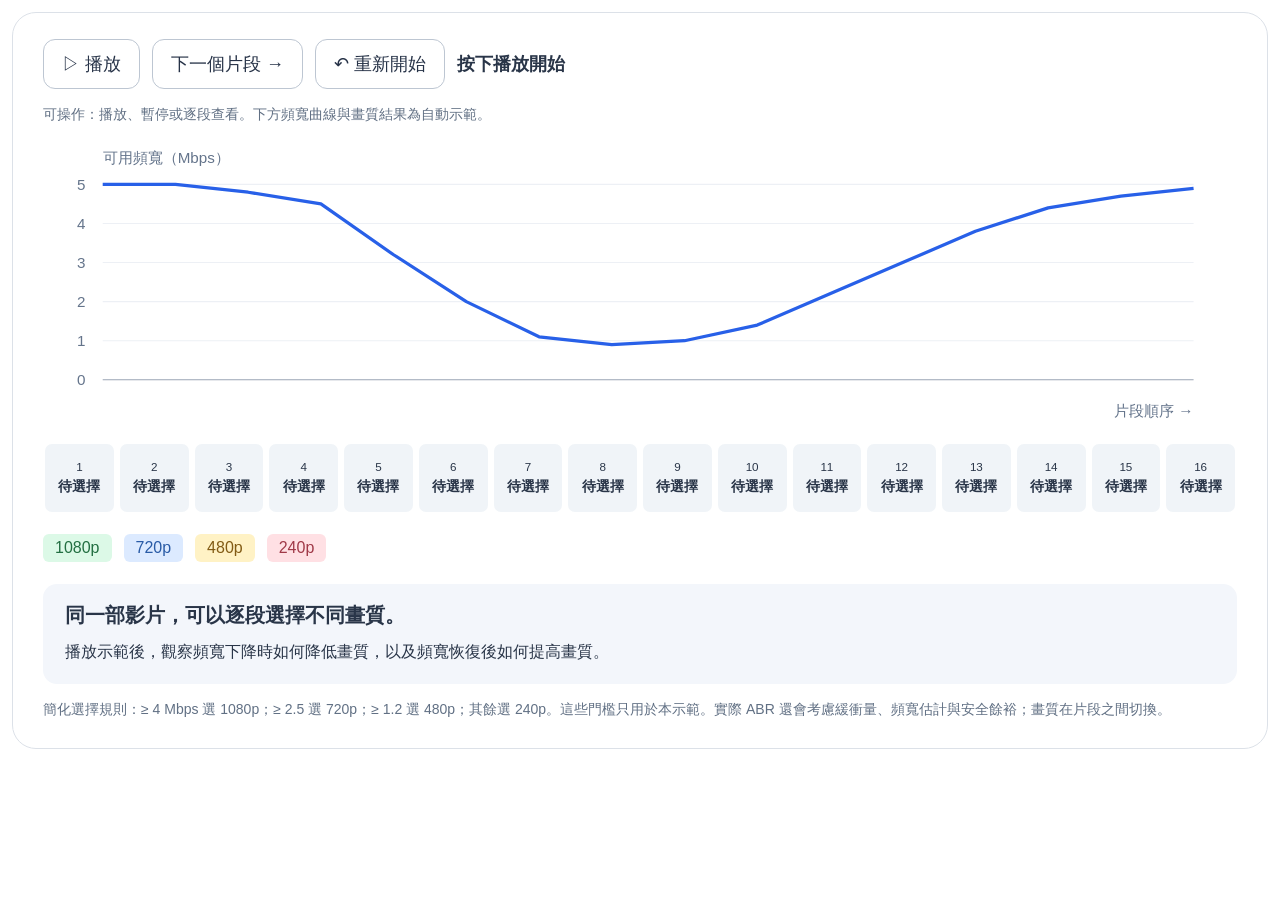
<file: adaptive-bitrate/index.html>
<!doctype html>
<html lang="zh-Hant">
<head>
<meta charset="utf-8"><meta name="viewport" content="width=device-width, initial-scale=1">
<title>自適應位元率串流示範</title>
<link rel="stylesheet" href="./style.css?v=1"><script src="./script.js?v=1" defer></script>
</head>
<body><main class="tool">
<div class="controls"><button id="play">▷ 播放</button><button id="next">下一個片段 →</button><button id="reset">↶ 重新開始</button><span id="status" role="status">按下播放開始</span></div>
<p class="hint">可操作：播放、暫停或逐段查看。下方頻寬曲線與畫質結果為自動示範。</p>
<div class="chart"><svg id="chart" viewBox="0 0 1100 265" role="img" aria-labelledby="chartTitle chartDesc"><title id="chartTitle">可用頻寬隨片段變化</title><desc id="chartDesc">頻寬先從 5 Mbps 下降至 0.9 Mbps，再恢復至 4.9 Mbps。播放器依頻寬選擇畫質。</desc><g id="grid"></g><polyline id="line" fill="none" stroke="#2860e8" stroke-width="3" stroke-linejoin="round"></polyline><line id="cursor" y1="25" y2="220" stroke="#768397" stroke-width="1.5" visibility="hidden"></line><circle id="dot" r="6" fill="#2860e8" visibility="hidden"></circle></svg></div>
<div class="scroll"><section id="segments" class="segments" aria-label="各片段選擇的畫質"></section></div>
<div class="legend" aria-label="畫質圖例"><span class="q1080">1080p</span><span class="q720">720p</span><span class="q480">480p</span><span class="q240">240p</span></div>
<div class="insight" aria-live="polite"><strong id="decision">同一部影片，可以逐段選擇不同畫質。</strong><p id="reason">播放示範後，觀察頻寬下降時如何降低畫質，以及頻寬恢復後如何提高畫質。</p></div>
<p class="note">簡化選擇規則：≥ 4 Mbps 選 1080p；≥ 2.5 選 720p；≥ 1.2 選 480p；其餘選 240p。這些門檻只用於本示範。實際 ABR 還會考慮緩衝量、頻寬估計與安全餘裕；畫質在片段之間切換。</p>
</main></body></html>
</file>
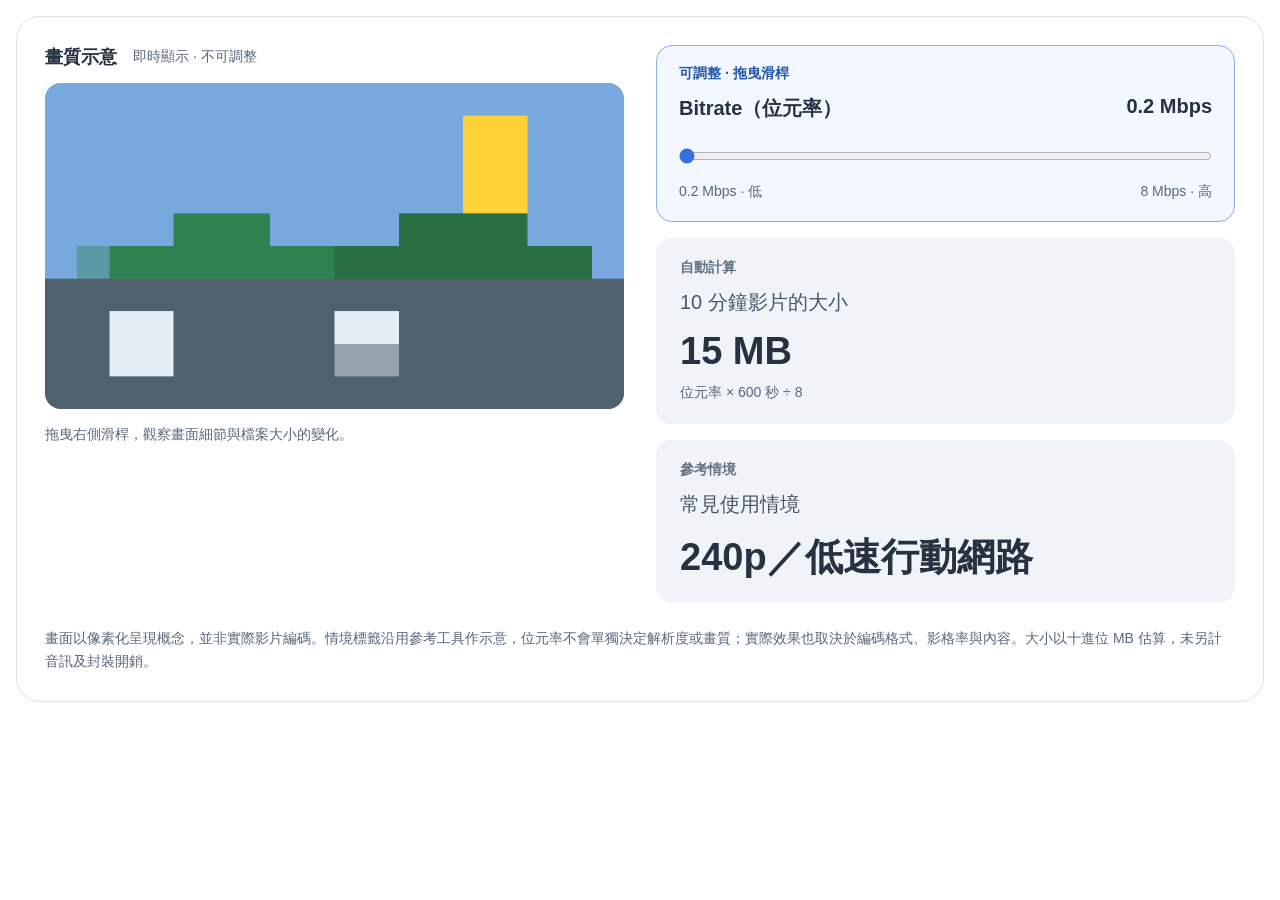
<file: bitrate-visualizer/index.html>
<!doctype html>
<html lang="zh-Hant">
<head>
  <meta charset="utf-8">
  <meta name="viewport" content="width=device-width, initial-scale=1">
  <title>位元率與畫質模擬器</title>
  <link rel="stylesheet" href="./style.css?v=1">
  <script src="./script.js?v=1" defer></script>
</head>
<body>
  <main class="tool">
    <section class="preview" aria-label="畫質示意，僅供觀察">
      <div class="section-label">畫質示意 <span>即時顯示 · 不可調整</span></div>
      <canvas id="scene" width="960" height="540" role="img" aria-label="風景畫面的像素化示意；位元率越低，方塊越明顯。"></canvas>
      <p class="note">拖曳右側滑桿，觀察畫面細節與檔案大小的變化。</p>
    </section>
    <section class="settings" aria-label="位元率設定與估算結果">
      <div class="control">
        <span class="badge">可調整 · 拖曳滑桿</span>
        <div class="control-heading"><label for="bitrate">Bitrate（位元率）</label><output id="rate" for="bitrate">0.2 Mbps</output></div>
        <input id="bitrate" type="range" min="0.2" max="8" step="0.1" value="0.2" aria-describedby="rangeHint">
        <div id="rangeHint" class="range-labels"><span>0.2 Mbps · 低</span><span>8 Mbps · 高</span></div>
      </div>
      <article class="card"><span class="badge neutral">自動計算</span><h2>10 分鐘影片的大小</h2><output id="size" for="bitrate">15 MB</output><p>位元率 × 600 秒 ÷ 8</p></article>
      <article class="card"><span class="badge neutral">參考情境</span><h2>常見使用情境</h2><output id="usage" for="bitrate">240p／低速行動網路</output></article>
    </section>
    <p class="footnote">畫面以像素化呈現概念，並非實際影片編碼。情境標籤沿用參考工具作示意，位元率不會單獨決定解析度或畫質；實際效果也取決於編碼格式、影格率與內容。大小以十進位 MB 估算，未另計音訊及封裝開銷。</p>
  </main>
</body>
</html>
</file>
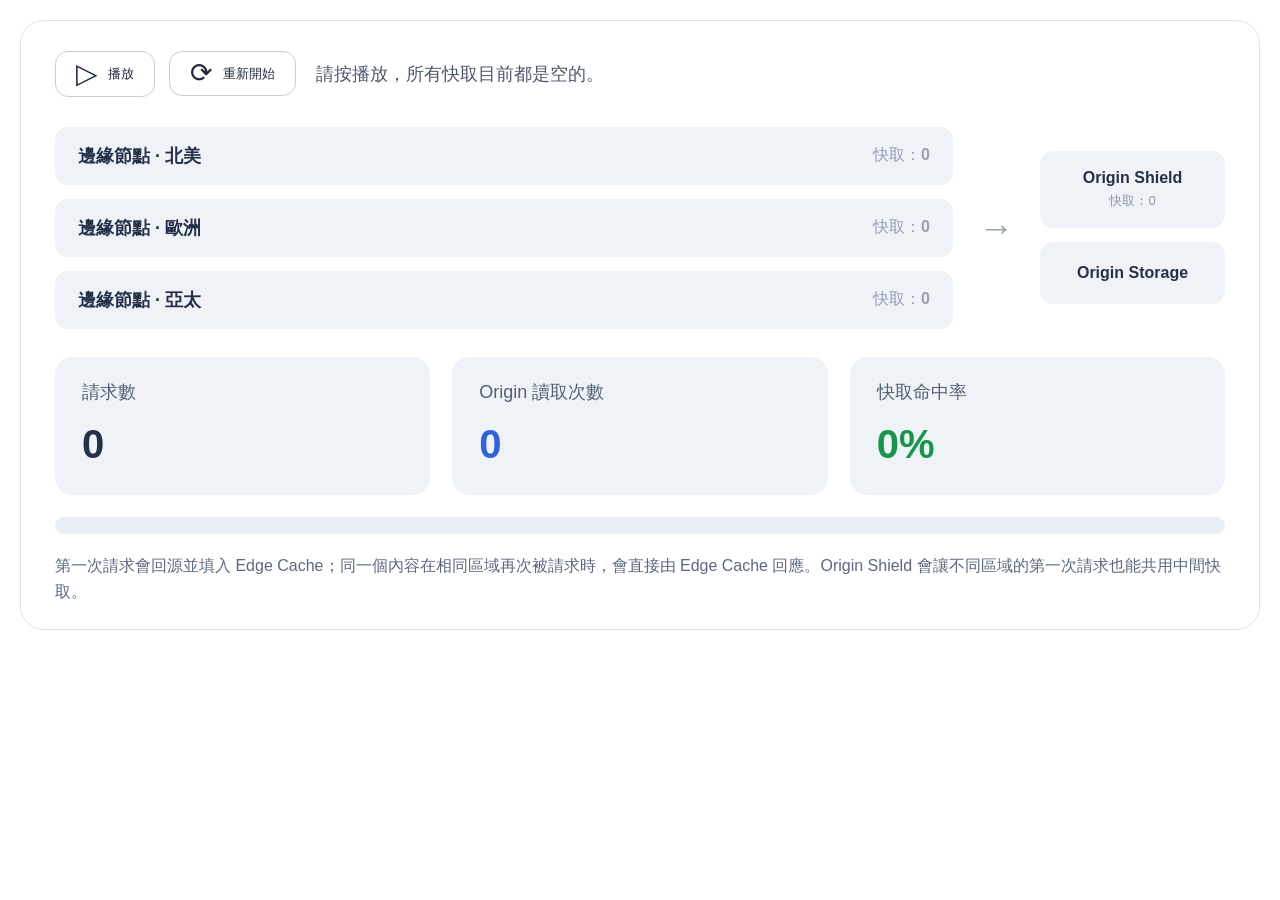
<file: cdn-cache-flow/index.html>
<!doctype html>
<html lang="zh-Hant">
<head>
  <meta charset="utf-8">
  <meta name="viewport" content="width=device-width,initial-scale=1">
  <title>CDN 快取流程模擬器</title>
  <link rel="stylesheet" href="./style.css?v=1">
  <script src="./script.js?v=1" defer></script>
</head>
<body>
  <main class="tool">
    <div class="controls">
      <button id="play" type="button"><span class="play-icon">▷</span><span>播放</span></button>
      <button id="restart" class="secondary" type="button"><span class="restart-icon">⟳</span><span>重新開始</span></button>
      <p id="status" aria-live="polite">請按播放，所有快取目前都是空的。</p>
    </div>

    <section class="flow" aria-label="CDN 快取請求流程">
      <div class="edges">
        <article class="edge" data-region="NA"><div><strong>邊緣節點 · 北美</strong><span>快取：<b>0</b></span></div><p>等待請求</p></article>
        <article class="edge" data-region="EU"><div><strong>邊緣節點 · 歐洲</strong><span>快取：<b>0</b></span></div><p>等待請求</p></article>
        <article class="edge" data-region="APAC"><div><strong>邊緣節點 · 亞太</strong><span>快取：<b>0</b></span></div><p>等待請求</p></article>
      </div>
      <div class="arrow" aria-hidden="true">→</div>
      <div class="origins">
        <div id="shield" class="origin">Origin Shield <span>快取：0</span></div>
        <div id="storage" class="origin storage">Origin Storage</div>
      </div>
    </section>

    <section class="metrics" aria-label="統計數字">
      <article><p>請求數</p><strong id="requests">0</strong></article>
      <article><p>Origin 讀取次數</p><strong id="originReads" class="blue">0</strong></article>
      <article><p>快取命中率</p><strong id="hitRate" class="green">0%</strong></article>
    </section>

    <div class="progress"><span id="progressFill"></span></div>
    <p class="explain">第一次請求會回源並填入 Edge Cache；同一個內容在相同區域再次被請求時，會直接由 Edge Cache 回應。Origin Shield 會讓不同區域的第一次請求也能共用中間快取。</p>
  </main>
</body>
</html>
</file>
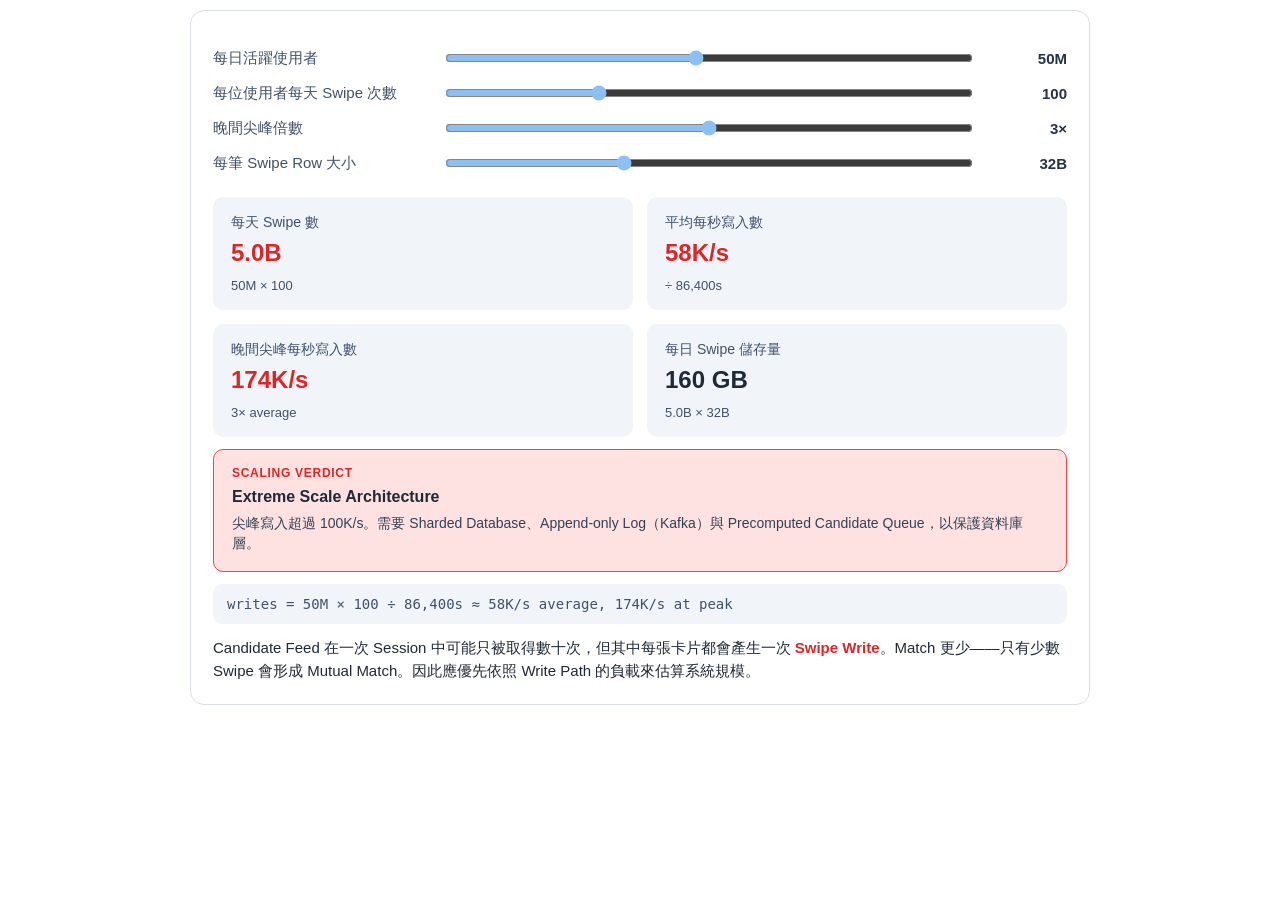
<file: dating-swipe-estimator/index.html>
<!doctype html>
<html lang="zh-Hant">
<head>
  <meta charset="utf-8" />
  <meta name="viewport" content="width=device-width, initial-scale=1" />
  <title>Dating Swipe Estimator</title>
  <link rel="stylesheet" href="./style.css?v=1" />
  <script src="./script.js?v=1" defer></script>
</head>
<body>
  <main class="estimator">
    <div class="control-row">
      <label for="dau">每日活躍使用者</label>
      <input id="dau" type="range" min="5000000" max="100000000" step="5000000" value="50000000" />
      <span id="dauValue">50M</span>
    </div>

    <div class="control-row">
      <label for="swipes">每位使用者每天 Swipe 次數</label>
      <input id="swipes" type="range" min="20" max="300" step="20" value="100" />
      <span id="swipesValue">100</span>
    </div>

    <div class="control-row">
      <label for="peak">晚間尖峰倍數</label>
      <input id="peak" type="range" min="1" max="5" step="1" value="3" />
      <span id="peakValue">3×</span>
    </div>

    <div class="control-row">
      <label for="bytes">每筆 Swipe Row 大小</label>
      <input id="bytes" type="range" min="16" max="64" step="16" value="32" />
      <span id="bytesValue">32B</span>
    </div>

    <section class="results">
      <article class="result-card">
        <div class="result-title">每天 Swipe 數</div>
        <div id="swipesPerDay" class="result-number red-number">5.0B</div>
        <div id="swipesFormula" class="result-note">50M × 100</div>
      </article>
      <article class="result-card">
        <div class="result-title">平均每秒寫入數</div>
        <div id="avgWrites" class="result-number red-number">58K/s</div>
        <div class="result-note">÷ 86,400s</div>
      </article>
      <article class="result-card">
        <div class="result-title">晚間尖峰每秒寫入數</div>
        <div id="peakWrites" class="result-number red-number">174K/s</div>
        <div id="peakFormula" class="result-note">3× average</div>
      </article>
      <article class="result-card">
        <div class="result-title">每日 Swipe 儲存量</div>
        <div id="storage" class="result-number">160 GB</div>
        <div id="storageFormula" class="result-note">5.0B × 32B</div>
      </article>
    </section>

    <section id="verdict" class="verdict verdict-extreme">
      <div class="verdict-label">SCALING VERDICT</div>
      <div id="verdictTitle" class="verdict-title">Extreme Scale Architecture</div>
      <div id="verdictText" class="verdict-text">尖峰寫入超過 100K/s。需要 Sharded Database、Append-only Log（Kafka）與 Precomputed Candidate Queue，以保護資料庫層。</div>
    </section>

    <div id="formula" class="formula">writes = 50M × 100 ÷ 86,400s ≈ 58K/s average, 174K/s at peak</div>

    <p class="explanation">Candidate Feed 在一次 Session 中可能只被取得數十次，但其中每張卡片都會產生一次 <strong>Swipe Write</strong>。Match 更少——只有少數 Swipe 會形成 Mutual Match。因此應優先依照 Write Path 的負載來估算系統規模。</p>
  </main>
</body>
</html>
</file>
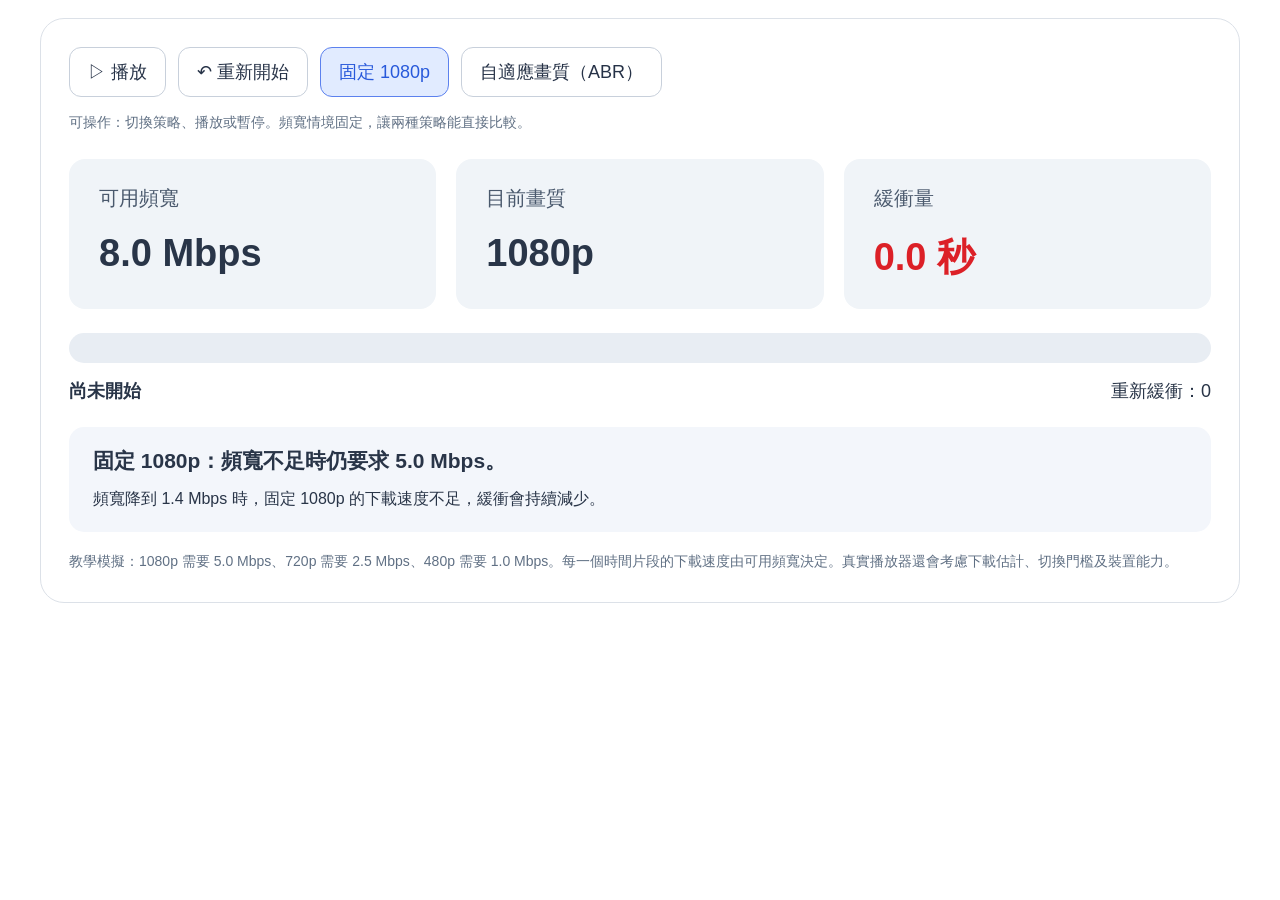
<file: fixed-vs-abr/index.html>
<!doctype html>
<html lang="zh-Hant">
<head><meta charset="utf-8"><meta name="viewport" content="width=device-width, initial-scale=1"><title>固定畫質與 ABR 比較</title><link rel="stylesheet" href="./style.css?v=1"><script src="./script.js?v=1" defer></script></head>
<body><main class="tool">
  <div class="controls"><button id="play">▷ 播放</button><button id="restart">↶ 重新開始</button><button class="mode active" data-mode="fixed">固定 1080p</button><button class="mode" data-mode="abr">自適應畫質（ABR）</button></div>
  <p class="hint">可操作：切換策略、播放或暫停。頻寬情境固定，讓兩種策略能直接比較。</p>
  <section class="metrics" aria-label="即時狀態（僅供觀察）"><article><span>可用頻寬</span><strong id="bandwidth">8.0 Mbps</strong></article><article><span>目前畫質</span><strong id="quality">1080p</strong></article><article><span>緩衝量</span><strong id="buffer" class="low">0.0 秒</strong></article></section>
  <div class="buffer-track" aria-label="緩衝進度"><div id="bufferBar"></div></div>
  <div class="status-row"><strong id="status">尚未開始</strong><span id="rebuffers">重新緩衝：0</span></div>
  <section class="explanation" aria-live="polite"><strong id="title">固定畫質會持續要求 1080p 的下載速度。</strong><p id="reason">播放後，頻寬會從 8.0 Mbps 降到 1.4 Mbps，再恢復至 8.0 Mbps。比較固定畫質與 ABR 對緩衝的影響。</p></section>
  <p class="note">教學模擬：1080p 需要 5.0 Mbps、720p 需要 2.5 Mbps、480p 需要 1.0 Mbps。每一個時間片段的下載速度由可用頻寬決定。真實播放器還會考慮下載估計、切換門檻及裝置能力。</p>
</main></body></html>
</file>
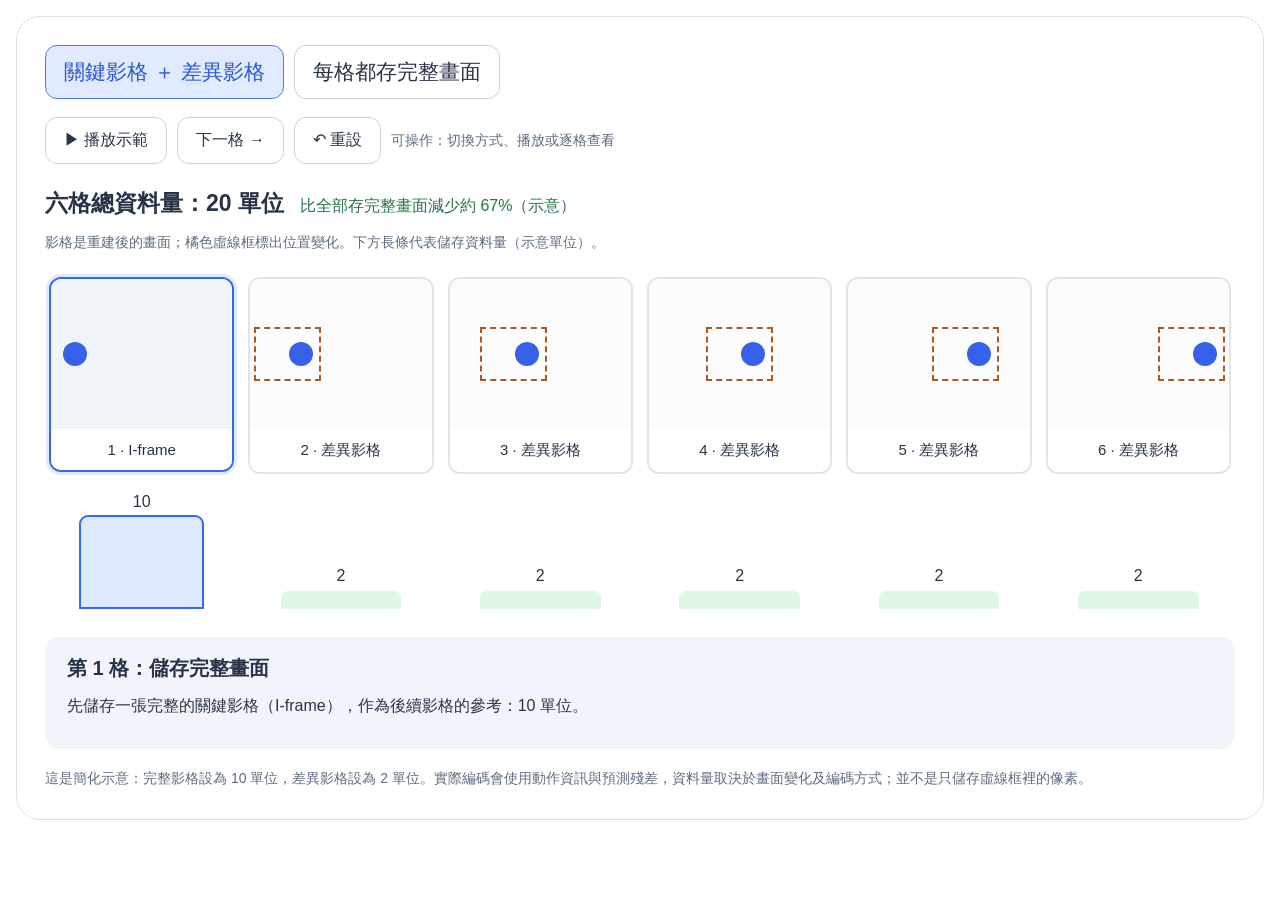
<file: frame-compression/index.html>
<!doctype html>
<html lang="zh-Hant">
<head>
  <meta charset="utf-8"><meta name="viewport" content="width=device-width, initial-scale=1">
  <title>關鍵影格與差異影格</title>
  <link rel="stylesheet" href="./style.css?v=1"><script src="./script.js?v=1" defer></script>
</head>
<body>
<main class="tool">
  <div class="modes" role="group" aria-label="編碼方式">
    <button data-mode="delta" aria-pressed="true">關鍵影格 ＋ 差異影格</button>
    <button data-mode="full" aria-pressed="false">每格都存完整畫面</button>
  </div>
  <div class="controls">
    <button id="play">▶ 播放示範</button><button id="next">下一格 →</button><button id="reset">↶ 重設</button>
    <span>可操作：切換方式、播放或逐格查看</span>
  </div>
  <div class="summary"><strong id="total"></strong><span id="saving"></span></div>
  <p class="legend">影格是重建後的畫面；橘色虛線框標出位置變化。下方長條代表儲存資料量（示意單位）。</p>
  <div class="scroll"><section id="frames" class="frames" aria-label="六個影格與資料量"></section></div>
  <section class="explanation" aria-live="polite"><strong id="stepTitle"></strong><p id="caption"></p></section>
  <p class="note">這是簡化示意：完整影格設為 10 單位，差異影格設為 2 單位。實際編碼會使用動作資訊與預測殘差，資料量取決於畫面變化及編碼方式；並不是只儲存虛線框裡的像素。</p>
</main>
</body>
</html>
</file>
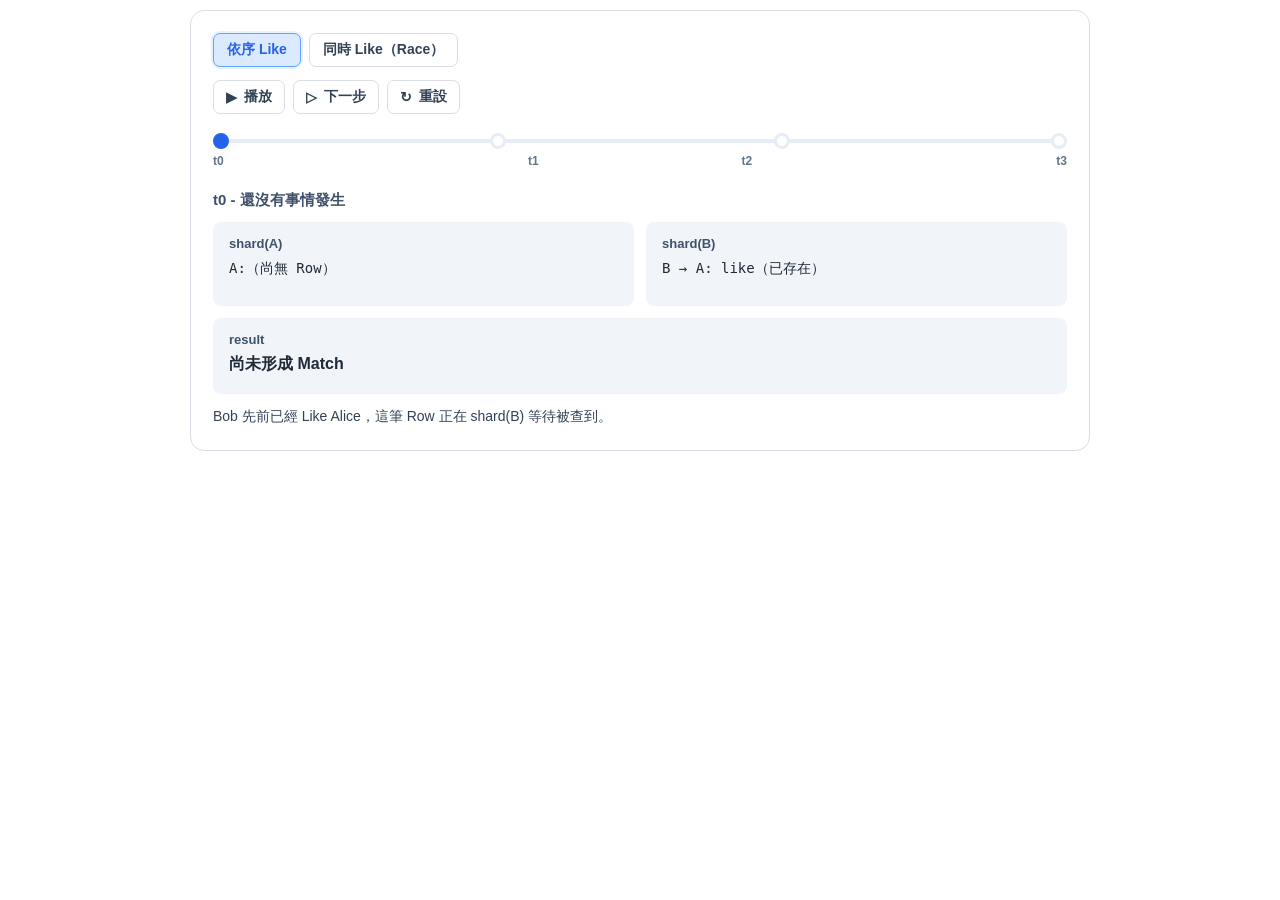
<file: mutual-match-race/index.html>
<!doctype html>
<html lang="zh-Hant">
<head>
  <meta charset="utf-8" />
  <meta name="viewport" content="width=device-width, initial-scale=1" />
  <title>Mutual Match Race Visualizer</title>
  <link rel="stylesheet" href="./style.css?v=1" />
  <script src="./script.js?v=1" defer></script>
</head>
<body>
  <main class="race-tool">
    <div class="scenario-tabs" role="tablist" aria-label="Match race scenarios">
      <button class="tab active" type="button" data-scenario="sequential" role="tab" aria-selected="true">依序 Like</button>
      <button class="tab" type="button" data-scenario="simultaneous" role="tab" aria-selected="false">同時 Like（Race）</button>
    </div>

    <div class="controls" aria-label="Playback controls">
      <button id="play" class="control-button" type="button">
        <span id="playIcon" aria-hidden="true">▶</span>
        <span id="playText">播放</span>
      </button>
      <button id="step" class="control-button" type="button">
        <span aria-hidden="true">▷</span>
        <span>下一步</span>
      </button>
      <button id="reset" class="control-button" type="button">
        <span aria-hidden="true">↻</span>
        <span>重設</span>
      </button>
    </div>

    <section class="timeline" aria-label="Timeline">
      <div id="track" class="track">
        <div id="progress" class="progress"></div>
        <button class="dot active" type="button" data-step="0" aria-label="t0"></button>
        <button class="dot" type="button" data-step="1" aria-label="t1"></button>
        <button class="dot" type="button" data-step="2" aria-label="t2"></button>
        <button class="dot" type="button" data-step="3" aria-label="t3"></button>
      </div>
      <div class="time-labels" aria-hidden="true">
        <span>t0</span>
        <span>t1</span>
        <span>t2</span>
        <span>t3</span>
      </div>
    </section>

    <section class="state">
      <h2 id="stepTitle">t0 - 還沒有事情發生</h2>

      <div class="shards">
        <article id="shardA" class="state-card">
          <div class="card-label">shard(A)</div>
          <pre>A:（尚無 Row）</pre>
        </article>
        <article id="shardB" class="state-card">
          <div class="card-label">shard(B)</div>
          <pre>B → A: like（已存在）</pre>
        </article>
      </div>

      <article id="result" class="result-card neutral">
        <div class="card-label">result</div>
        <strong>尚未形成 Match</strong>
      </article>

      <p id="caption" class="caption">Bob 先前已經 Like Alice，這筆 Row 正在 shard(B) 等待被查到。</p>
    </section>
  </main>
</body>
</html>
</file>
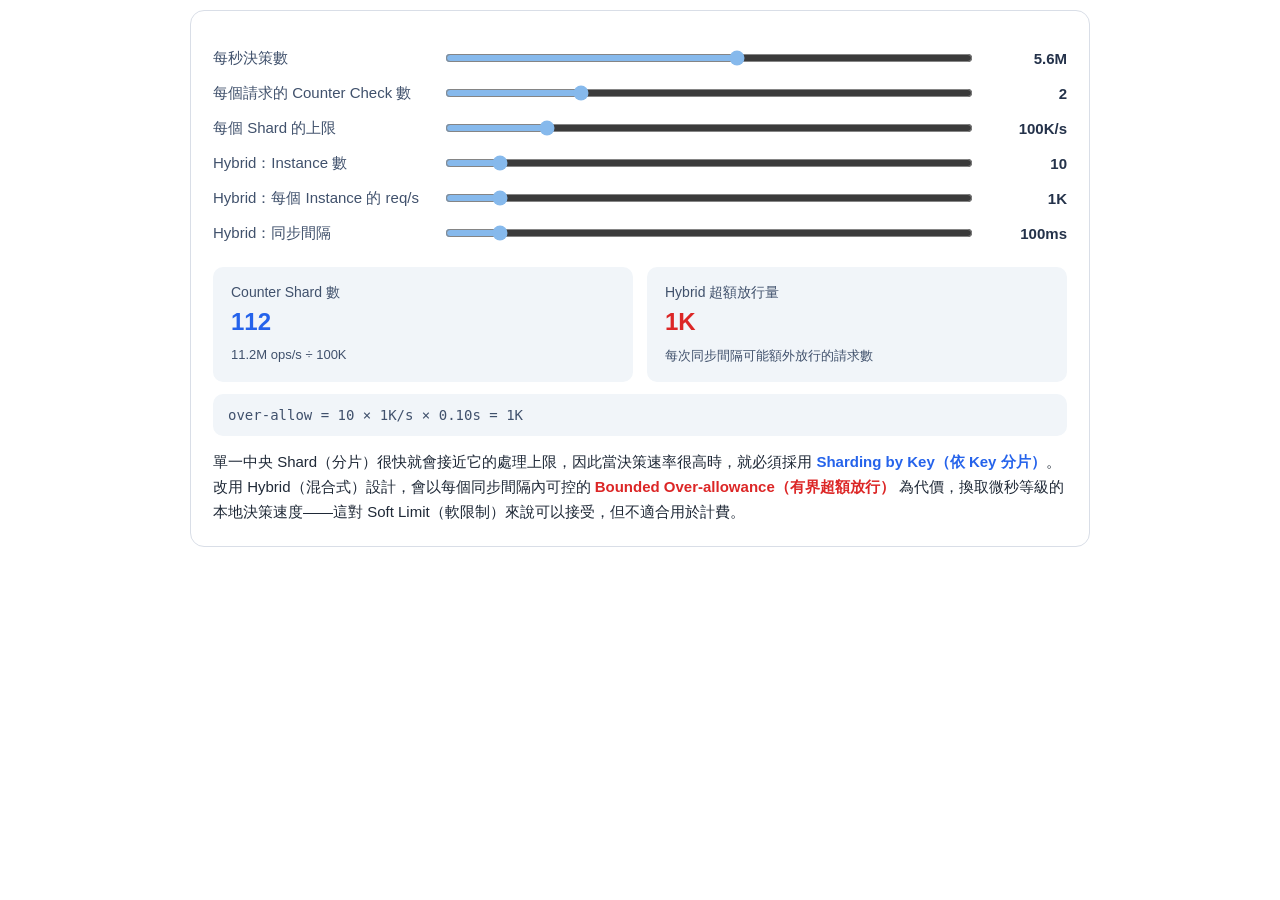
<file: rate-limiter-estimator/index.html>
<!doctype html>
<html lang="zh-Hant">
<head>
  <meta charset="utf-8" />
  <meta name="viewport" content="width=device-width, initial-scale=1" />
  <title>Rate Limiter 容量估算工具</title>
  <link rel="stylesheet" href="./style.css" />
  <script src="./script.js" defer></script>
</head>
<body>
  <main class="estimator">
    <div class="control-row">
      <label for="decisions">每秒決策數</label>
      <input id="decisions" type="range" min="100000" max="10000000" step="100000" value="5600000" />
      <span id="decisionsValue">5.6M</span>
    </div>

    <div class="control-row">
      <label for="checks">每個請求的 Counter Check 數</label>
      <input id="checks" type="range" min="1" max="5" step="1" value="2" />
      <span id="checksValue">2</span>
    </div>

    <div class="control-row">
      <label for="ceiling">每個 Shard 的上限</label>
      <input id="ceiling" type="range" min="10000" max="500000" step="10000" value="100000" />
      <span id="ceilingValue">100K/s</span>
    </div>

    <div class="control-row">
      <label for="instances">Hybrid：Instance 數</label>
      <input id="instances" type="range" min="1" max="100" step="1" value="10" />
      <span id="instancesValue">10</span>
    </div>

    <div class="control-row">
      <label for="reqPerInstance">Hybrid：每個 Instance 的 req/s</label>
      <input id="reqPerInstance" type="range" min="100" max="10000" step="100" value="1000" />
      <span id="reqPerInstanceValue">1K</span>
    </div>

    <div class="control-row">
      <label for="syncInterval">Hybrid：同步間隔</label>
      <input id="syncInterval" type="range" min="10" max="1000" step="10" value="100" />
      <span id="syncIntervalValue">100ms</span>
    </div>

    <section class="results">
      <article class="result-card">
        <div class="result-title">Counter Shard 數</div>
        <div id="shardCount" class="result-number blue">112</div>
        <div id="shardFormula" class="result-note">11M ops/s ÷ 100K</div>
      </article>

      <article class="result-card">
        <div class="result-title">Hybrid 超額放行量</div>
        <div id="overAllowance" class="result-number red">1K</div>
        <div class="result-note">每次同步間隔可能額外放行的請求數</div>
      </article>
    </section>

    <div id="formula" class="formula">over-allow = 10 × 1K/s × 0.10s = 1K</div>

    <p class="explanation">
      單一中央 Shard（分片）很快就會接近它的處理上限，因此當決策速率很高時，就必須採用 <strong class="blue-text">Sharding by Key（依 Key 分片）</strong>。改用 Hybrid（混合式）設計，會以每個同步間隔內可控的 <strong class="red-text">Bounded Over-allowance（有界超額放行）</strong> 為代價，換取微秒等級的本地決策速度——這對 Soft Limit（軟限制）來說可以接受，但不適合用於計費。
    </p>
  </main>
</body>
</html>
</file>
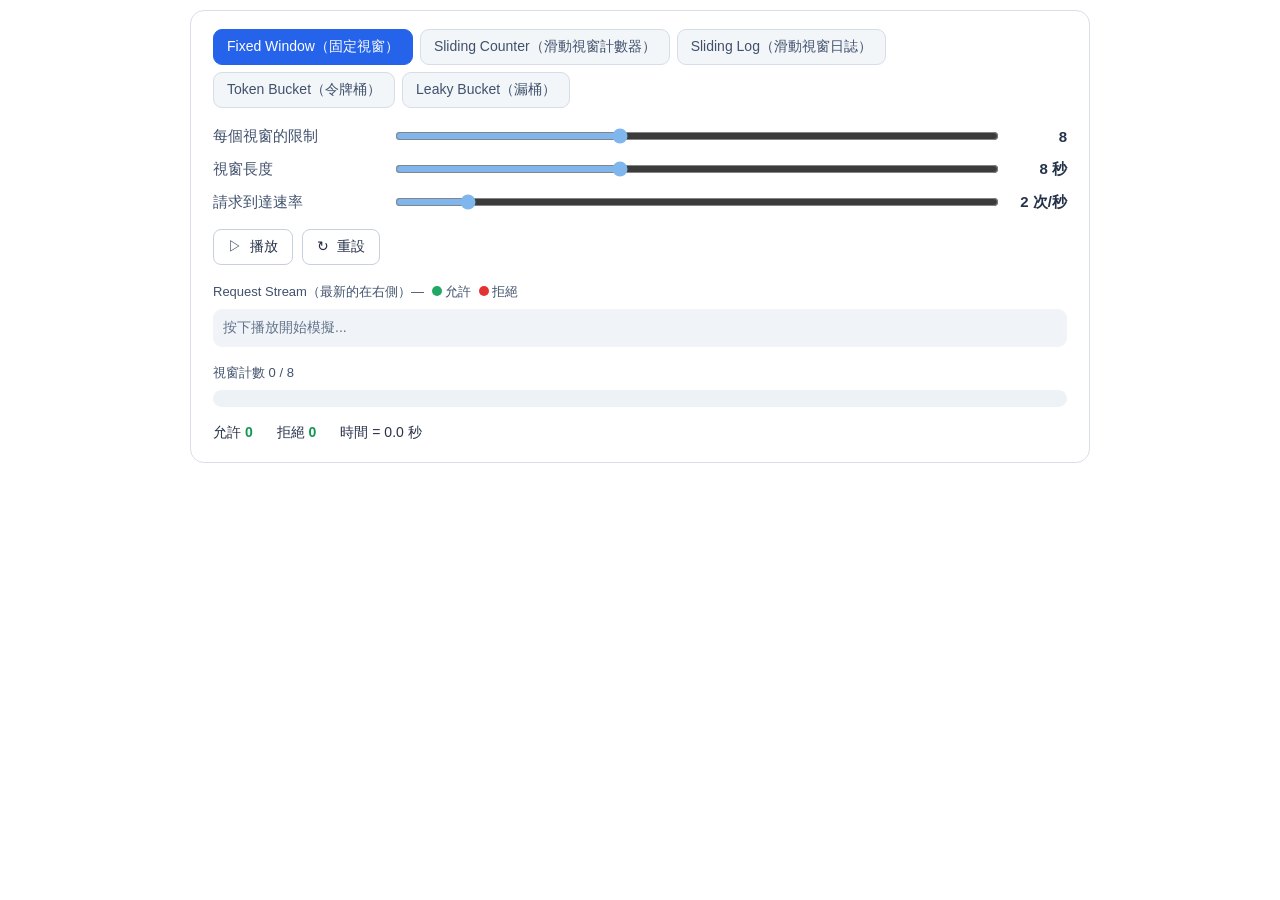
<file: rate-limiter/index.html>
<!doctype html>
<html lang="zh-Hant-TW">
<head>
  <meta charset="utf-8" />
  <meta name="viewport" content="width=device-width, initial-scale=1" />
  <title>Rate Limiter 模擬器</title>
  <link rel="stylesheet" href="./style.css" />
  <script src="./script.js" defer></script>
</head>
<body>
  <div class="simulator">
    <div class="tabs">
      <button class="tab active" data-algorithm="fixed">Fixed Window（固定視窗）</button>
      <button class="tab" data-algorithm="sliding">Sliding Counter（滑動視窗計數器）</button>
      <button class="tab" data-algorithm="log">Sliding Log（滑動視窗日誌）</button>
      <button class="tab" data-algorithm="token">Token Bucket（令牌桶）</button>
      <button class="tab" data-algorithm="leaky">Leaky Bucket（漏桶）</button>
    </div>

    <div class="control"><label>每個視窗的限制</label><input id="limit" type="range" min="1" max="20" value="8"><span id="limitValue">8</span></div>
    <div class="control"><label>視窗長度</label><input id="window" type="range" min="1" max="20" value="8"><span id="windowValue">8 秒</span></div>
    <div class="control"><label>請求到達速率</label><input id="rate" type="range" min="1" max="10" value="2"><span id="rateValue">2 次/秒</span></div>

    <div class="actions"><button id="playButton">▷&nbsp; 播放</button><button id="resetButton">↻&nbsp; 重設</button></div>

    <div class="stream-title">Request Stream（最新的在右側）— <span class="legend allowed-dot"></span> 允許 <span class="legend denied-dot"></span> 拒絕</div>
    <div id="stream" class="stream"><span class="placeholder">按下播放開始模擬...</span></div>

    <div id="metricLabel" class="metric-label">視窗計數 0 / 8</div>
    <div class="progress"><div id="progressBar"></div></div>

    <div class="stats"><span>允許 <strong id="allowed">0</strong></span><span>拒絕 <strong id="denied">0</strong></span><span>時間 = <span id="time">0.0</span> 秒</span></div>
  </div>
</body>
</html>
</file>
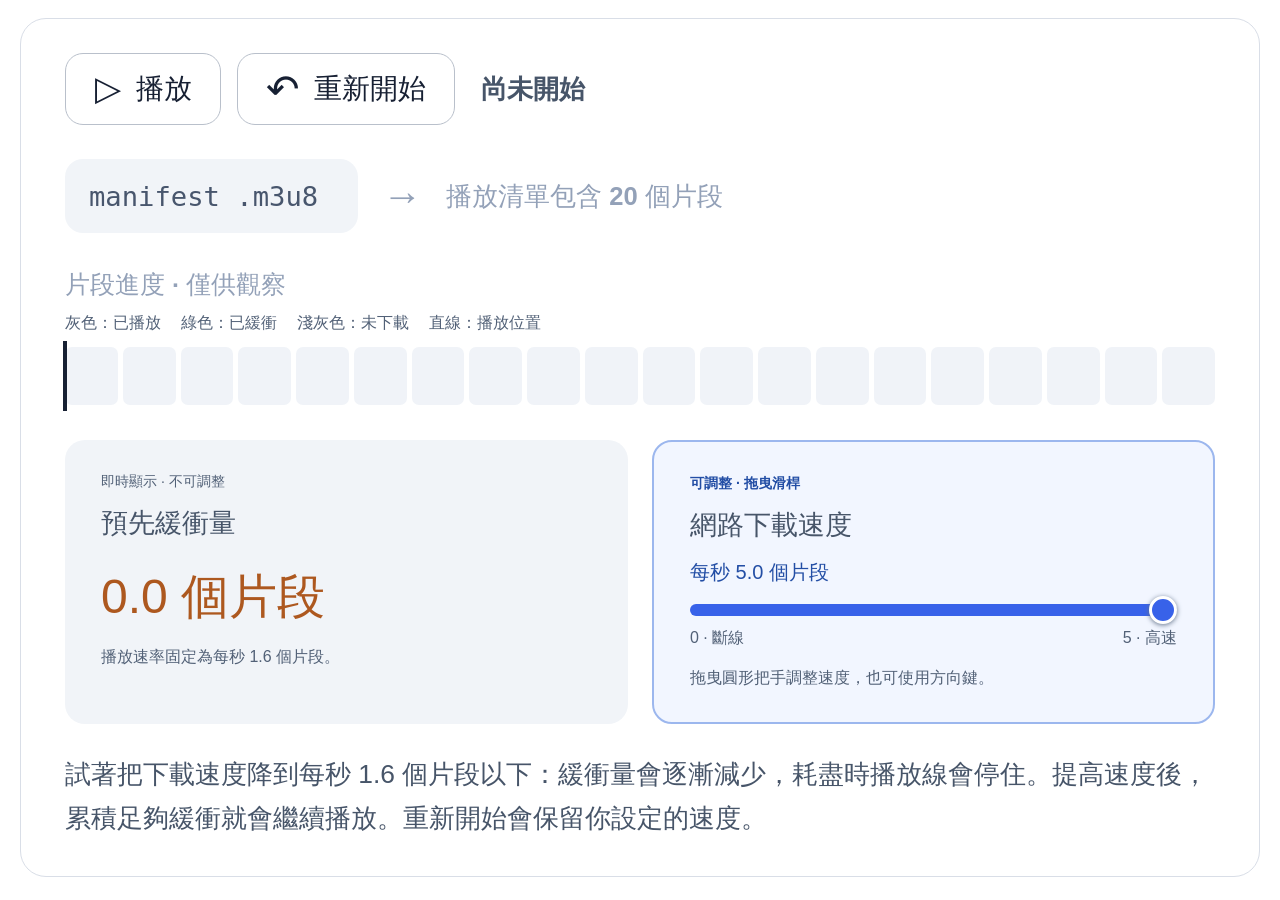
<file: streaming-buffer-simulator/index.html>
<!doctype html>
<html lang="zh-Hant">
<head>
  <meta charset="utf-8" />
  <meta name="viewport" content="width=device-width, initial-scale=1" />
  <title>串流播放與緩衝模擬器</title>
  <link rel="stylesheet" href="./style.css?v=6" />
  <script src="./script.js?v=6" defer></script>
</head>
<body>
  <main class="simulator" aria-label="串流播放與緩衝模擬器">
    <section class="controls" aria-label="播放控制">
      <button id="playButton" class="button" type="button">
        <span id="playIcon" class="button-icon" aria-hidden="true">▷</span>
        <span id="playLabel">播放</span>
      </button>
      <button id="restartButton" class="button" type="button">
        <span class="restart-icon" aria-hidden="true">↶</span>
        <span>重新開始</span>
      </button>
      <strong id="status" class="status idle" role="status" aria-live="polite">尚未開始</strong>
    </section>

    <section class="manifest-row" aria-label="播放清單狀態（自動顯示）">
      <div id="manifest" class="manifest"><code>manifest .m3u8</code><span id="manifestState"></span></div>
      <span class="arrow" aria-hidden="true">→</span>
      <span class="manifest-result">播放清單包含 20 個片段</span>
    </section>

    <section class="segments-section" aria-label="影片片段（僅供觀察）">
      <p class="segments-label">片段進度 · 僅供觀察</p>
      <p class="legend"><span>灰色：已播放</span><span>綠色：已緩衝</span><span>淺灰色：未下載</span><span>直線：播放位置</span></p>
      <div id="segments" class="segments"></div>
      <div id="playhead" class="playhead" aria-hidden="true"></div>
    </section>

    <section class="metrics">
      <article class="metric-card">
        <span class="badge">即時顯示 · 不可調整</span>
        <h2>預先緩衝量</h2>
        <output id="bufferValue" class="buffer-value low">0.0 個片段</output>
        <p class="hint">播放速率固定為每秒 1.6 個片段。</p>
      </article>

      <article class="metric-card network-card">
        <span class="badge editable">可調整 · 拖曳滑桿</span>
        <label for="networkSpeed">網路下載速度</label>
        <output id="networkValue" for="networkSpeed">每秒 5.0 個片段</output>
        <input id="networkSpeed" type="range" min="0" max="5" step="0.1" value="5" aria-describedby="networkHint" />
        <div class="range-labels"><span>0 · 斷線</span><span>5 · 高速</span></div>
        <p id="networkHint" class="hint">拖曳圓形把手調整速度，也可使用方向鍵。</p>
      </article>
    </section>

    <p class="explanation">試著把下載速度降到每秒 1.6 個片段以下：緩衝量會逐漸減少，耗盡時播放線會停住。提高速度後，累積足夠緩衝就會繼續播放。重新開始會保留你設定的速度。</p>
  </main>
</body>
</html>
</file>
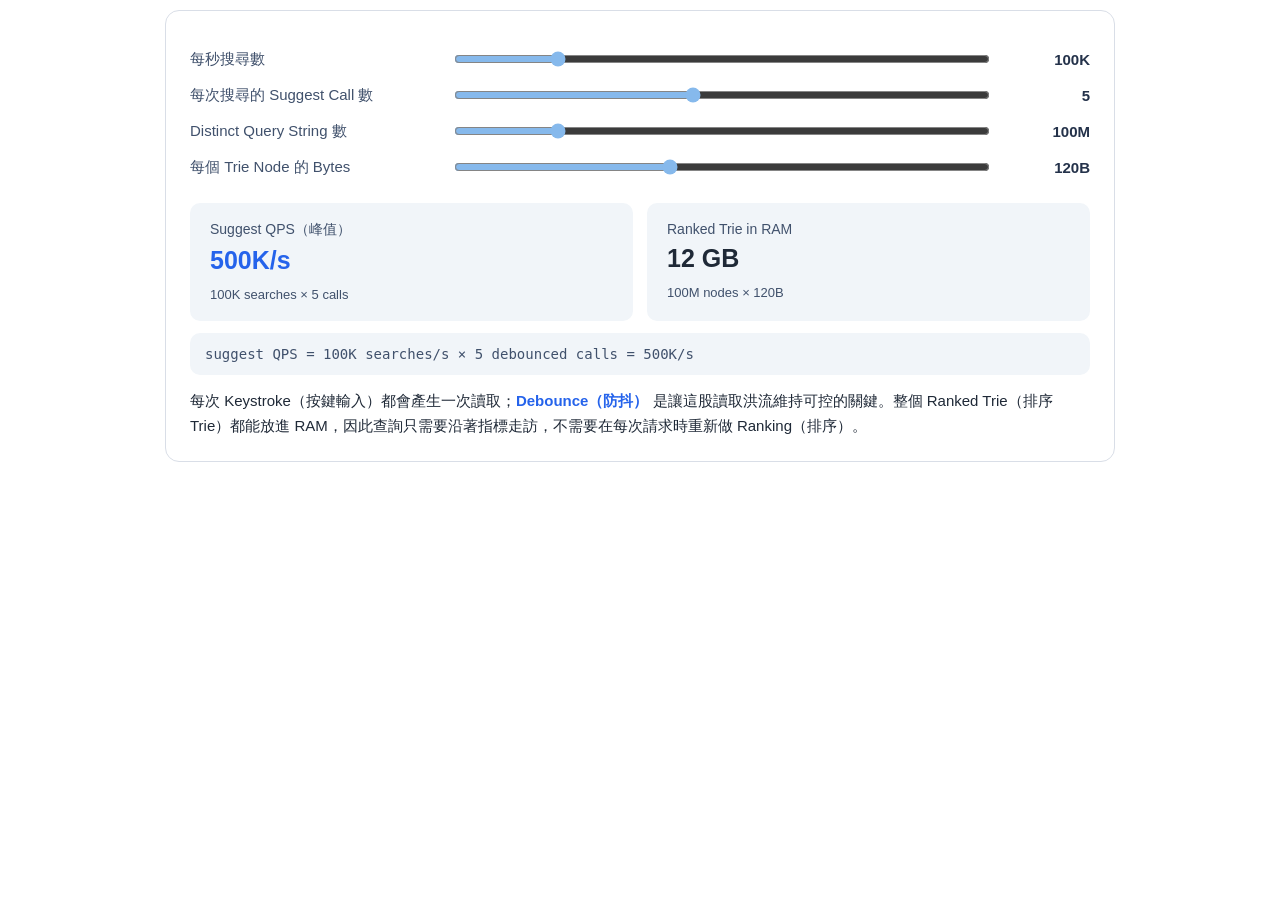
<file: typeahead-estimator/index.html>
<!doctype html>
<html lang="zh-Hant">
<head>
  <meta charset="utf-8" />
  <meta name="viewport" content="width=device-width, initial-scale=1" />
  <title>Typeahead 容量估算工具</title>
  <link rel="stylesheet" href="./style.css?v=1" />
  <script src="./script.js?v=1" defer></script>
</head>
<body>
  <main class="estimator">
    <div class="control-row">
      <label for="searches">每秒搜尋數</label>
      <input id="searches" type="range" min="10000" max="500000" step="10000" value="100000" />
      <span id="searchesValue">100K</span>
    </div>

    <div class="control-row">
      <label for="calls">每次搜尋的 Suggest Call 數</label>
      <input id="calls" type="range" min="1" max="10" step="1" value="5" />
      <span id="callsValue">5</span>
    </div>

    <div class="control-row">
      <label for="queries">Distinct Query String 數</label>
      <input id="queries" type="range" min="10000000" max="500000000" step="10000000" value="100000000" />
      <span id="queriesValue">100M</span>
    </div>

    <div class="control-row">
      <label for="bytesPerNode">每個 Trie Node 的 Bytes</label>
      <input id="bytesPerNode" type="range" min="40" max="240" step="10" value="120" />
      <span id="bytesPerNodeValue">120B</span>
    </div>

    <section class="results">
      <article class="result-card">
        <div class="result-title">Suggest QPS（峰值）</div>
        <div id="suggestQps" class="result-number blue">500K/s</div>
        <div id="suggestFormula" class="result-note">100K searches × 5 calls</div>
      </article>

      <article class="result-card">
        <div class="result-title">Ranked Trie in RAM</div>
        <div id="ramSize" class="result-number">12 GB</div>
        <div id="ramFormula" class="result-note">100M nodes × 120B</div>
      </article>
    </section>

    <div id="formula" class="formula">suggest QPS = 100K searches/s × 5 debounced calls = 500K/s</div>

    <p class="explanation">
      每次 Keystroke（按鍵輸入）都會產生一次讀取；<strong class="blue-text">Debounce（防抖）</strong> 是讓這股讀取洪流維持可控的關鍵。整個 Ranked Trie（排序 Trie）都能放進 RAM，因此查詢只需要沿著指標走訪，不需要在每次請求時重新做 Ranking（排序）。
    </p>
  </main>
</body>
</html>
</file>
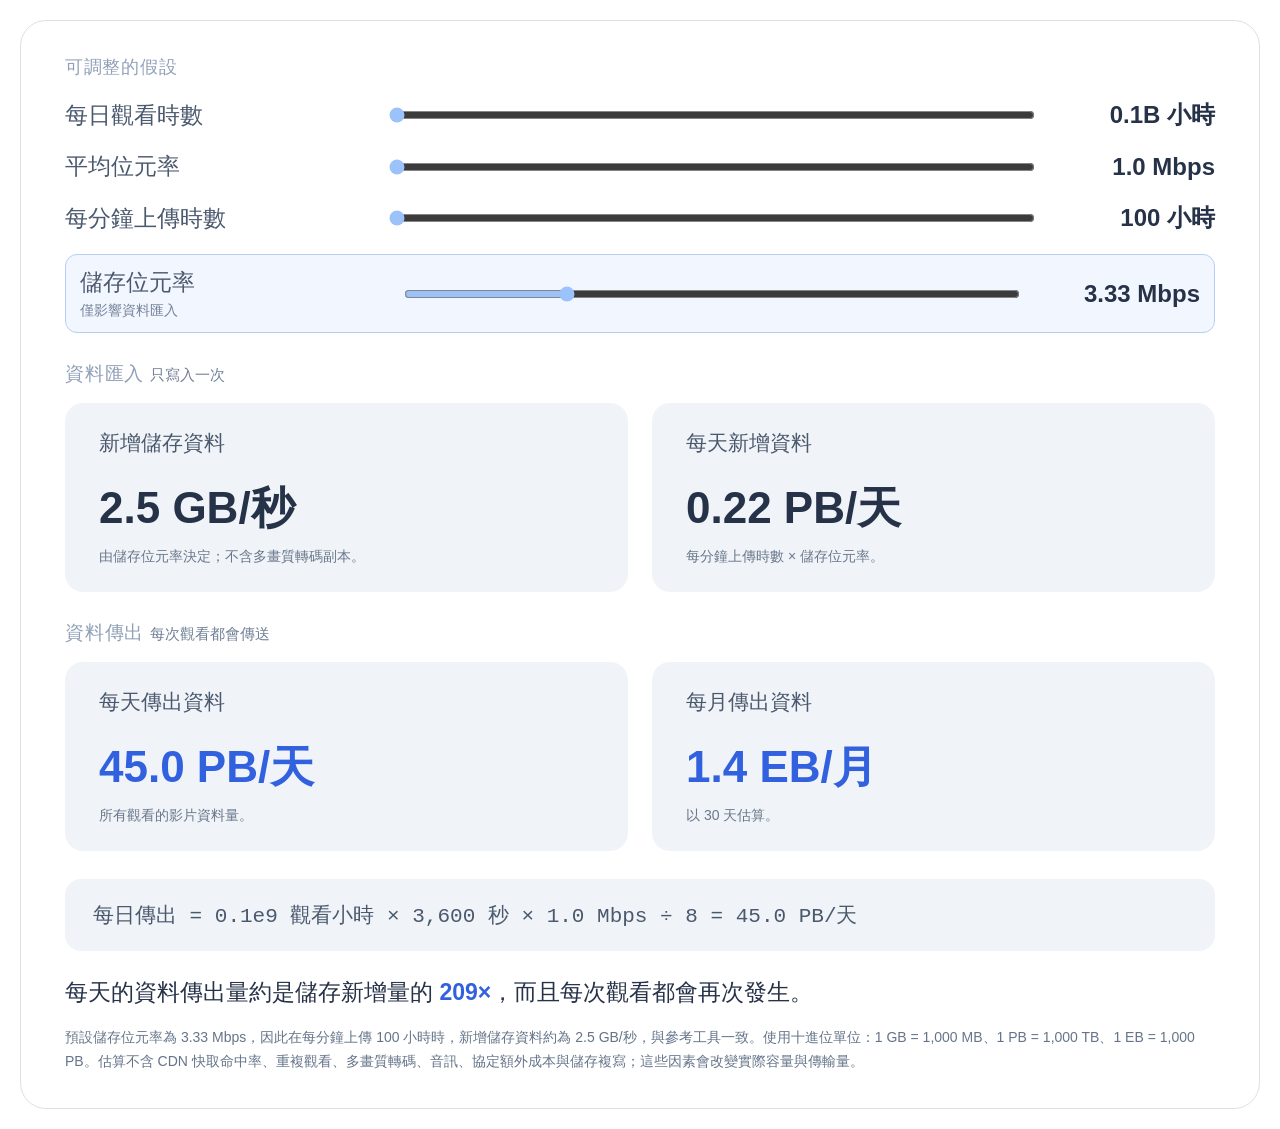
<file: video-traffic-estimator/index.html>
<!doctype html>
<html lang="zh-Hant"><head><meta charset="utf-8"><meta name="viewport" content="width=device-width, initial-scale=1"><title>影片儲存與流量估算器</title><link rel="stylesheet" href="./style.css?v=1"><script src="./script.js?v=1" defer></script></head>
<body><main class="tool">
  <section class="inputs" aria-label="可調整參數"><p class="section-label">可調整的假設</p>
    <div class="input-row"><label for="watch">每日觀看時數</label><input id="watch" type="range" min="0.1" max="5" step="0.1" value="0.1"><output id="watchOut" for="watch"></output></div>
    <div class="input-row"><label for="bitrate">平均位元率</label><input id="bitrate" type="range" min="1" max="10" step="0.5" value="1"><output id="bitrateOut" for="bitrate"></output></div>
    <div class="input-row"><label for="upload">每分鐘上傳時數</label><input id="upload" type="range" min="100" max="1000" step="50" value="100"><output id="uploadOut" for="upload"></output></div>
    <div class="input-row storage-input"><label for="storageBitrate">儲存位元率 <small>僅影響資料匯入</small></label><input id="storageBitrate" type="range" min="1" max="10" step="0.01" value="3.33"><output id="storageBitrateOut" for="storageBitrate"></output></div>
  </section>
  <section aria-label="資料匯入估算"><h2>資料匯入 <span>只寫入一次</span></h2><div class="cards"><article><p>新增儲存資料</p><strong id="storedRate"></strong><small>由儲存位元率決定；不含多畫質轉碼副本。</small></article><article><p>每天新增資料</p><strong id="storedDay"></strong><small>每分鐘上傳時數 × 儲存位元率。</small></article></div></section>
  <section aria-label="資料傳出估算"><h2>資料傳出 <span>每次觀看都會傳送</span></h2><div class="cards"><article class="egress"><p>每天傳出資料</p><strong id="egressDay"></strong><small>所有觀看的影片資料量。</small></article><article class="egress"><p>每月傳出資料</p><strong id="egressMonth"></strong><small>以 30 天估算。</small></article></div></section>
  <code id="formula"></code>
  <p id="conclusion" class="conclusion"></p>
  <p class="note">預設儲存位元率為 3.33 Mbps，因此在每分鐘上傳 100 小時時，新增儲存資料約為 2.5 GB/秒，與參考工具一致。使用十進位單位：1 GB = 1,000 MB、1 PB = 1,000 TB、1 EB = 1,000 PB。估算不含 CDN 快取命中率、重複觀看、多畫質轉碼、音訊、協定額外成本與儲存複寫；這些因素會改變實際容量與傳輸量。</p>
</main></body></html>
</file>
<file: adaptive-bitrate/style.css>
:root { font-family: -apple-system, BlinkMacSystemFont, "Segoe UI", sans-serif; color: #293548; background: white; color-scheme: light; }
* { box-sizing: border-box; }body { margin: 0; padding: 12px; }
.tool { max-width: 1500px; margin: auto; padding: 26px 30px; border: 1px solid #dce1e8; border-radius: 24px; }
.controls { display: flex; align-items: center; flex-wrap: wrap; gap: 12px; }
button { font: inherit; font-size: 18px; background: white; border: 1px solid #bdc6d2; border-radius: 12px; padding: 12px 18px; min-height: 46px; cursor: pointer; color: #263247; }
button:hover { background: #eef4ff; }button:focus-visible { outline: 3px solid #3867e6; outline-offset: 3px; }
#status { font-weight: 600; font-size: 18px; }
.hint,.note { font-size: 14px; color: #617084; line-height: 1.7; }
.chart { margin: 12px 0; }svg { display: block; width: 100%; height: auto; min-height: 180px; }
svg text { font-size: 14px; fill: #64748b; }
.scroll { overflow-x: auto; padding: 4px 2px; }
.segments { display: grid; grid-template-columns: repeat(16,minmax(48px,1fr)); gap: 6px; min-width: 860px; }
.segment { padding: 14px 2px; border-radius: 7px; background: #f0f4f8; text-align: center; min-height: 68px; font-size: 14px; border: 2px solid transparent; }
.segment small { display: block; margin-bottom: 5px; }.segment strong { display: block; font-size: 14px; }
.segment.active { border-color: #2d60dd; }
.q1080 { background: #dcf9e7; color: #236f42; }.q720 { background: #dceaff; color: #295ba6; }.q480 { background: #fff2c5; color: #825b14; }.q240 { background: #ffe0e4; color: #a03948; }
.legend { display: flex; flex-wrap: wrap; gap: 12px; margin-top: 18px; }.legend span { padding: 5px 12px; border-radius: 6px; }
.insight { background: #f3f6fb; border-radius: 14px; padding: 18px 22px; margin-top: 22px; }.insight strong { font-size: 20px; }.insight p { margin: 10px 0 0; line-height: 1.65; }
.note { margin-bottom: 0; }
@media(max-width:650px) { .tool { padding: 18px 14px; }button { font-size: 16px; padding: 10px; }#status { width: 100%; } }
</file>
<file: bitrate-visualizer/style.css>
:root { color-scheme: light; font-family: -apple-system, BlinkMacSystemFont, "Segoe UI", sans-serif; color: #263241; background: white; }
* { box-sizing: border-box; }
body { margin: 0; padding: 16px; }
.tool { max-width: 1500px; margin: auto; padding: 28px; border: 1px solid #dce1e7; border-radius: 24px; display: grid; grid-template-columns: 1fr 1fr; gap: 24px 32px; }
.section-label { display: flex; flex-wrap: wrap; gap: 8px 16px; align-items: center; margin-bottom: 14px; font-size: 18px; font-weight: 600; }
.section-label span, .note, .footnote, .range-labels, .card p { color: #58677a; font-size: 14px; line-height: 1.65; font-weight: 400; }
canvas { display: block; width: 100%; aspect-ratio: 16 / 9; border-radius: 16px; background: #78a9da; }
.settings { display: grid; gap: 16px; }
.control { padding: 18px 22px; background: #f3f7ff; border: 1px solid #8eaded; border-radius: 16px; }
.badge { display: inline-block; color: #2557aa; font-size: 14px; font-weight: 600; margin-bottom: 12px; }
.badge.neutral { color: #627184; }
.control-heading { display: flex; justify-content: space-between; flex-wrap: wrap; gap: 8px; font-size: 20px; font-weight: 600; }
#rate { font-variant-numeric: tabular-nums; }
input { width: 100%; margin: 22px 0 12px; accent-color: #3272dc; cursor: pointer; height: 24px; }
input:focus-visible { outline: 3px solid #3272dc; outline-offset: 5px; border-radius: 6px; }
.range-labels { display: flex; justify-content: space-between; gap: 12px; }
.card { background: #f0f4f8; border-radius: 16px; padding: 20px 24px; }
h2 { margin: 0 0 14px; font-size: 20px; font-weight: 500; color: #48566a; }
.card output { font-size: clamp(24px, 3vw, 38px); font-weight: 650; }
.card p { margin: 8px 0 0; }
.footnote { grid-column: 1 / -1; margin: 0; }
@media(max-width: 760px) { body { padding: 8px; } .tool { padding: 18px; grid-template-columns: 1fr; gap: 18px; } .note { margin-bottom: 0; } }
</file>
<file: cdn-cache-flow/style.css>
:root{font-family:-apple-system,BlinkMacSystemFont,"Segoe UI",sans-serif;color:#253149;background:#fff;color-scheme:light}*{box-sizing:border-box}body{margin:0;padding:20px}.tool{max-width:1320px;margin:auto;padding:30px 34px 24px;border:1px solid #dce2ea;border-radius:24px}.controls{display:flex;align-items:center;gap:14px}.controls button{display:inline-flex;align-items:center;gap:10px;border:1px solid #c7ced8;border-radius:13px;padding:12px 20px;background:#fff;color:#1e2a40;font:600 18px inherit;cursor:pointer}.controls button:hover{border-color:#6e9cf5;background:#f6f9ff}.play-icon{font-size:28px;line-height:.7}.restart-icon{font-size:27px;line-height:.7}.controls p{margin:0 0 0 6px;font-size:18px;color:#4b596d}.flow{display:flex;align-items:center;gap:26px;margin-top:30px}.edges{display:grid;gap:14px;flex:1}.edge{position:relative;overflow:hidden;border-radius:13px;background:#eff3f8;padding:17px 23px;transition:background .25s,box-shadow .25s}.edge>div{display:flex;justify-content:space-between;align-items:center;gap:12px}.edge strong{font-size:18px}.edge span{color:#92a0b5}.edge b{font-weight:650}.edge p{height:0;margin:0;overflow:hidden;color:#617289;font-size:14px;transition:height .2s,margin .2s}.edge.active{background:#e5efff;box-shadow:inset 4px 0 #3365df}.edge.active p{height:18px;margin-top:7px}.edge.hit{background:#e3f8eb;box-shadow:inset 4px 0 #24a154}.edge.miss{background:#fff2e7;box-shadow:inset 4px 0 #bf661d}.arrow{font-size:35px;color:#92a0b5}.origins{width:185px;display:grid;gap:14px}.origin{border-radius:13px;background:#eff3f8;padding:18px 17px;font-weight:650;text-align:center;transition:background .25s,box-shadow .25s}.origin span{display:block;margin-top:5px;color:#8b99ad;font-weight:500;font-size:13px}.origin.storage{padding:22px 17px}.origin.active{background:#fff2e7;box-shadow:inset 0 0 0 2px #df9b63}.origin.hit{background:#e3f8eb;box-shadow:inset 0 0 0 2px #64bf88}.metrics{display:grid;grid-template-columns:repeat(3,1fr);gap:22px;margin-top:28px}.metrics article{min-height:138px;padding:23px 27px;border-radius:17px;background:#eff3f8}.metrics p{margin:0;color:#536176;font-size:18px}.metrics strong{display:block;margin-top:18px;font-size:40px}.blue{color:#3261df}.green{color:#16964a}.progress{height:17px;margin-top:22px;border-radius:99px;background:#e9eef4;overflow:hidden}.progress span{display:block;height:100%;width:0;border-radius:inherit;background:#3568e5;transition:width .25s}.explain{margin:19px 0 0;color:#5b6980;font-size:16px;line-height:1.65}@media(max-width:720px){body{padding:8px}.tool{padding:22px 16px}.controls{flex-wrap:wrap}.controls p{width:100%;margin:4px 0}.flow{align-items:stretch;gap:12px}.arrow{display:none}.origins{width:130px}.edge{padding:14px}.edge>div{display:block}.edge span{display:block;margin-top:5px}.metrics{grid-template-columns:1fr;gap:12px}.metrics article{min-height:105px}.metrics strong{margin-top:10px}}
</file>
<file: dating-swipe-estimator/style.css>
html, body {
  margin: 0;
  padding: 0;
  background: #ffffff;
  color: #1f2937;
  font-family: Inter, -apple-system, BlinkMacSystemFont, "Segoe UI", Roboto, Helvetica, Arial, sans-serif;
  color-scheme: light;
}

* { box-sizing: border-box; }
body { padding: 10px; }

.estimator {
  width: 100%;
  max-width: 900px;
  margin: 0 auto;
  padding: 22px;
  background: #ffffff;
  border: 1px solid #d9dee7;
  border-radius: 14px;
}

.control-row {
  display: grid;
  grid-template-columns: 220px minmax(180px, 1fr) 86px;
  align-items: center;
  gap: 10px;
  margin: 15px 0;
}

.control-row label { color: #40516c; font-size: 15px; }
.control-row span { text-align: right; color: #24324a; font-weight: 600; font-size: 15px; }

input[type="range"] {
  width: 100%;
  accent-color: #8dc0f2;
  cursor: pointer;
}

.results {
  display: grid;
  grid-template-columns: 1fr 1fr;
  gap: 14px;
  margin-top: 24px;
}

.result-card {
  background: #f1f5f9;
  border-radius: 10px;
  padding: 17px 18px;
  min-height: 110px;
}

.result-title { color: #40516c; font-size: 14px; }
.result-number { margin-top: 9px; font-size: 24px; line-height: 1; font-weight: 700; }
.red-number { color: #dc2626; }
.result-note { margin-top: 13px; color: #40516c; font-size: 13px; }

.verdict {
  margin-top: 12px;
  padding: 16px 18px 17px;
  border-radius: 10px;
  border: 1px solid;
}

.verdict-label {
  font-size: 12px;
  font-weight: 800;
  letter-spacing: .06em;
  margin-bottom: 8px;
}
.verdict-title { font-size: 16px; font-weight: 700; margin-bottom: 7px; }
.verdict-text { font-size: 14px; line-height: 1.45; color: #334155; }

.verdict-single {
  background: #dcfce7;
  border-color: #22c55e;
}
.verdict-single .verdict-label { color: #16a34a; }

.verdict-sharded {
  background: #fef3c7;
  border-color: #d97706;
}
.verdict-sharded .verdict-label { color: #c25c00; }

.verdict-extreme {
  background: #fee2e2;
  border-color: #ef4444;
}
.verdict-extreme .verdict-label { color: #dc2626; }

.formula {
  margin-top: 12px;
  padding: 12px 14px;
  border-radius: 9px;
  background: #f1f5f9;
  color: #40516c;
  font-family: ui-monospace, SFMono-Regular, Menlo, Monaco, Consolas, monospace;
  font-size: 14px;
}

.explanation {
  margin: 12px 0 0;
  color: #1f2937;
  font-size: 15px;
  line-height: 1.55;
}
.explanation strong { color: #dc2626; }

@media (max-width: 700px) {
  .control-row { grid-template-columns: 1fr; gap: 6px; margin-bottom: 19px; }
  .control-row span { text-align: left; }
  .results { grid-template-columns: 1fr; }
}
</file>
<file: fixed-vs-abr/style.css>
:root{font-family:-apple-system,BlinkMacSystemFont,"Segoe UI",sans-serif;color:#293548;background:#fff;color-scheme:light}*{box-sizing:border-box}body{margin:0;padding:18px}.tool{max-width:1200px;margin:auto;padding:28px;border:1px solid #dce1e8;border-radius:24px}.controls{display:flex;gap:12px;flex-wrap:wrap;align-items:center}button{font:inherit;font-size:18px;padding:12px 18px;min-height:48px;border:1px solid #c8d0db;border-radius:12px;background:#fff;color:#263247;cursor:pointer}button:hover{background:#f1f5ff}button:focus-visible{outline:3px solid #3865e8;outline-offset:3px}.mode.active{color:#2859db;background:#e1ebff;border-color:#5c81ee}.hint,.note{font-size:14px;line-height:1.7;color:#607084}.metrics{display:grid;grid-template-columns:repeat(3,1fr);gap:20px;margin:24px 0}.metrics article{min-height:145px;padding:26px 30px;border-radius:16px;background:#f0f4f8}.metrics span{display:block;color:#4a596d;font-size:20px}.metrics strong{display:block;margin-top:20px;font-size:38px}.metrics .low{color:#dc2027}.metrics .good{color:#189648}.metrics .warn{color:#b15b1b}.buffer-track{height:30px;overflow:hidden;border-radius:999px;background:#e8edf3}.buffer-track div{width:0;height:100%;border-radius:inherit;background:#189648;transition:width 130ms linear,background 130ms linear}.buffer-track div.rebuffer{background:#e3242b}.status-row{display:flex;justify-content:space-between;gap:15px;margin-top:16px;font-size:18px}.playing{color:#189648}.rebuffering{color:#dc2027}.explanation{margin-top:24px;padding:20px 24px;background:#f3f6fb;border-radius:15px}.explanation strong{font-size:21px}.explanation p{margin:10px 0 0;line-height:1.7}.note{margin:18px 0 0}@media(max-width:650px){body{padding:8px}.tool{padding:18px 14px}.metrics{grid-template-columns:1fr;gap:10px}.metrics article{min-height:auto;padding:18px}.metrics strong{margin-top:10px;font-size:32px}.status-row{font-size:15px}button{font-size:16px;padding:10px}}
</file>
<file: frame-compression/style.css>
:root { color-scheme: light; font-family: -apple-system, BlinkMacSystemFont, "Segoe UI", sans-serif; color: #273347; background: white; }
* { box-sizing: border-box; }
body { margin: 0; padding: 16px; }
.tool { max-width: 1500px; margin: auto; padding: 28px; border: 1px solid #dce1e8; border-radius: 24px; }
button { font: inherit; cursor: pointer; border: 1px solid #cbd3df; border-radius: 12px; background: white; color: #273347; padding: 12px 18px; min-height: 44px; }
button:focus-visible { outline: 3px solid #3465e9; outline-offset: 3px; }
button:hover { background: #f2f6ff; }
.modes, .controls { display: flex; flex-wrap: wrap; align-items: center; gap: 10px; }
.modes button { font-size: 21px; }
.modes button[aria-pressed="true"] { background: #e1ebff; border-color: #5679ee; color: #2857d6; }
.controls { margin-top: 18px; }
.controls span, .legend, .note { font-size: 14px; color: #5d6c81; line-height: 1.7; }
.summary { display: flex; gap: 16px; flex-wrap: wrap; margin-top: 24px; align-items: baseline; }
.summary strong { font-size: 23px; }.summary span { color: #267445; }
.legend { margin: 12px 0 18px; }
.scroll { overflow-x: auto; padding: 4px; }
.frames { display: grid; grid-template-columns: repeat(6, minmax(125px, 1fr)); gap: 14px; min-width: 840px; }
.frame { border-radius: 12px; border: 2px solid #e0e4ea; overflow: hidden; transition: border-color 180ms, box-shadow 180ms; }
.cell.active .frame { border-color: #3967eb; box-shadow: 0 0 0 3px #e0eaff; }
.picture { height: 150px; background: #f1f4f8; position: relative; overflow: hidden; }
.cell.delta .picture { background: #fcfcfd; }
.ball { position: absolute; width: 24px; height: 24px; border-radius: 50%; background: #3861e9; top: 63px; left: calc(12px + (100% - 48px) * var(--position)); }
.change { display: none; position: absolute; border: 2px dashed #ad581f; top: 48px; height: 54px; left: calc(4px + (100% - 48px) * var(--previous)); width: calc(40px + (100% - 48px) / 5); }
.delta .change { display: block; }
.label { background: white; text-align: center; padding: 12px 2px; font-size: 15px; }
.bar-area { height: 135px; display: flex; flex-direction: column; align-items: center; justify-content: end; gap: 6px; padding-top: 16px; }
.bar { width: 65%; height: calc(var(--cost) * 9px); background: #dff7e7; border-radius: 7px 7px 0 0; }
.key .bar { background: #dce9ff; }.cell.active .bar { outline: 2px solid #3967eb; }
.cell.active.animate .ball { animation: move 750ms ease-out; }
@keyframes move { from { left: calc(12px + (100% - 48px) * var(--previous)); } to { left: calc(12px + (100% - 48px) * var(--position)); } }
.explanation { margin-top: 24px; padding: 18px 22px; background: #f1f5fb; border-radius: 14px; min-height: 112px; }
.explanation strong { font-size: 20px; }.explanation p { margin: 10px 0 0; line-height: 1.7; }
.note { margin: 18px 0 0; }
@media(max-width: 650px) { body { padding: 8px; }.tool { padding: 16px; }.modes button { font-size: 17px; }.controls span { width: 100%; } }
@media(prefers-reduced-motion: reduce) { *, *::before, *::after { animation: none !important; transition: none !important; } }
</file>
<file: mutual-match-race/style.css>
html,
body {
  margin: 0;
  padding: 0;
  background: #ffffff;
  color: #1f2937;
  font-family: Inter, -apple-system, BlinkMacSystemFont, "Segoe UI", Roboto, Helvetica, Arial, sans-serif;
  color-scheme: light;
}

* { box-sizing: border-box; }

body { padding: 10px; }

.race-tool {
  width: 100%;
  max-width: 900px;
  margin: 0 auto;
  padding: 22px;
  background: #ffffff;
  border: 1px solid #d9dee7;
  border-radius: 14px;
}

.scenario-tabs,
.controls {
  display: flex;
  flex-wrap: wrap;
  gap: 8px;
}

.tab,
.control-button {
  min-height: 34px;
  border: 1px solid #d9dee7;
  border-radius: 7px;
  background: #ffffff;
  color: #334155;
  font: inherit;
  font-size: 14px;
  font-weight: 650;
  cursor: pointer;
  transition: background 160ms ease, border-color 160ms ease, color 160ms ease, box-shadow 160ms ease;
}

.tab {
  padding: 0 13px;
}

.tab.active {
  color: #2563eb;
  background: #dbeafe;
  border-color: #60a5fa;
  box-shadow: 0 0 0 2px rgba(96, 165, 250, .15);
}

.controls {
  margin-top: 13px;
}

.control-button {
  display: inline-flex;
  align-items: center;
  justify-content: center;
  gap: 7px;
  padding: 0 12px;
}

.control-button:hover,
.tab:hover {
  border-color: #93c5fd;
  background: #f8fafc;
}

.timeline {
  margin-top: 18px;
}

.track {
  position: relative;
  height: 18px;
}

.track::before,
.progress {
  position: absolute;
  top: 7px;
  left: 0;
  right: 0;
  height: 4px;
  border-radius: 999px;
  content: "";
}

.track::before {
  background: #e8edf5;
}

.progress {
  width: 0;
  background: #2563eb;
  transition: width 320ms ease, background 180ms ease;
}

.progress.complete {
  background: #16a34a;
}

.dot {
  position: absolute;
  top: 1px;
  width: 16px;
  height: 16px;
  padding: 0;
  border: 3px solid #e8edf5;
  border-radius: 50%;
  background: #ffffff;
  cursor: pointer;
  transform: translateX(-50%);
}

.dot:nth-of-type(1) { left: 0; transform: translateX(0); }
.dot:nth-of-type(2) { left: 33.333%; }
.dot:nth-of-type(3) { left: 66.666%; }
.dot:nth-of-type(4) { left: 100%; transform: translateX(-100%); }

.dot.active,
.dot.done {
  border-color: #2563eb;
  background: #2563eb;
}

.time-labels {
  display: grid;
  grid-template-columns: repeat(4, 1fr);
  margin-top: 4px;
  color: #64748b;
  font-size: 12px;
  font-weight: 700;
}

.time-labels span:nth-child(2),
.time-labels span:nth-child(3) {
  text-align: center;
}

.time-labels span:last-child {
  text-align: right;
}

.state {
  margin-top: 23px;
}

.state h2 {
  margin: 0 0 12px;
  color: #40516c;
  font-size: 15px;
  font-weight: 750;
}

.shards {
  display: grid;
  grid-template-columns: 1fr 1fr;
  gap: 12px;
}

.state-card,
.result-card {
  border-radius: 8px;
  padding: 14px 16px;
  background: #f1f5f9;
  min-height: 84px;
  transition: background 220ms ease, color 220ms ease;
}

.state-card.active {
  background: #dbeafe;
}

.card-label {
  margin-bottom: 7px;
  color: #40516c;
  font-size: 13px;
  font-weight: 700;
}

pre {
  margin: 0;
  white-space: pre-wrap;
  color: #1f2937;
  font-family: ui-monospace, SFMono-Regular, Menlo, Monaco, Consolas, monospace;
  font-size: 14px;
  line-height: 1.45;
}

.result-card {
  margin-top: 12px;
  min-height: 76px;
}

.result-card strong {
  font-size: 16px;
}

.result-card.neutral {
  background: #f1f5f9;
}

.result-card.success {
  background: #dcfce7;
  color: #15803d;
}

.caption {
  margin: 12px 0 0;
  color: #334155;
  font-size: 14px;
  line-height: 1.55;
}

@media (max-width: 700px) {
  body { padding: 8px; }
  .race-tool { padding: 16px; }
  .shards { grid-template-columns: 1fr; }
  .state-card,
  .result-card { min-height: auto; }
}
</file>
<file: rate-limiter-estimator/style.css>
html, body {
  margin: 0;
  padding: 0;
  background: #ffffff;
  color: #1f2937;
  font-family: Inter, -apple-system, BlinkMacSystemFont, "Segoe UI", Roboto, Helvetica, Arial, sans-serif;
  color-scheme: light;
}

* { box-sizing: border-box; }
body { padding: 10px; }

.estimator {
  width: 100%;
  max-width: 900px;
  margin: 0 auto;
  padding: 22px;
  background: #ffffff;
  border: 1px solid #d9dee7;
  border-radius: 14px;
}

.control-row {
  display: grid;
  grid-template-columns: 220px minmax(180px, 1fr) 86px;
  align-items: center;
  gap: 10px;
  margin: 15px 0;
}

.control-row label {
  color: #40516c;
  font-size: 15px;
}

.control-row span {
  text-align: right;
  color: #24324a;
  font-weight: 600;
  font-size: 15px;
}

input[type="range"] {
  width: 100%;
  accent-color: #86b9ec;
  cursor: pointer;
}

.results {
  display: grid;
  grid-template-columns: 1fr 1fr;
  gap: 14px;
  margin-top: 24px;
}

.result-card,
.formula {
  background: #f1f5f9;
  border-radius: 10px;
}

.result-card {
  padding: 17px 18px;
  min-height: 112px;
}

.result-title {
  color: #40516c;
  font-size: 14px;
}

.result-number {
  margin-top: 8px;
  font-size: 24px;
  line-height: 1;
  font-weight: 700;
}

.blue { color: #2563eb; }
.red { color: #dc2626; }

.result-note {
  margin-top: 13px;
  color: #40516c;
  font-size: 13px;
}

.formula {
  margin-top: 12px;
  padding: 13px 15px;
  color: #40516c;
  font-family: ui-monospace, SFMono-Regular, Menlo, Monaco, Consolas, monospace;
  font-size: 14px;
}

.explanation {
  margin: 14px 0 0;
  color: #1f2937;
  font-size: 15px;
  line-height: 1.65;
}

.blue-text { color: #2563eb; }
.red-text { color: #dc2626; }

@media (max-width: 700px) {
  .control-row {
    grid-template-columns: 1fr;
    gap: 6px;
    margin-bottom: 19px;
  }

  .control-row span { text-align: left; }
  .results { grid-template-columns: 1fr; }
}
</file>
<file: rate-limiter/style.css>
html,
body {
  margin: 0;
  padding: 0;
  background: #ffffff !important;
  color: #1f2937;
  font-family: Inter, -apple-system, BlinkMacSystemFont, "Segoe UI", Roboto, Helvetica, Arial, sans-serif;
  color-scheme: light;
}

* { box-sizing: border-box; }
body { padding: 10px; }

.simulator {
  width: 100%;
  max-width: 900px;
  margin: 0 auto;
  padding: 18px 22px 20px;
  background: #ffffff;
  border: 1px solid #d9dee7;
  border-radius: 14px;
}

.tabs {
  display: flex;
  gap: 7px;
  margin-bottom: 18px;
  flex-wrap: wrap;
}

.tab {
  border: 1px solid #d6dde8;
  border-radius: 9px;
  padding: 8px 13px;
  background: #f3f6f9;
  color: #40516c;
  font-size: 14px;
  cursor: pointer;
  transition: 0.15s;
}

.tab:hover { background: #e8edf4; }
.tab.active { background: #2563eb; color: white; border-color: #2563eb; }

.control {
  display: grid;
  grid-template-columns: 170px minmax(150px, 1fr) 60px;
  align-items: center;
  gap: 10px;
  margin: 13px 0;
}

.control label { font-size: 15px; color: #40516c; }
.control span { text-align: right; font-size: 15px; font-weight: 600; color: #24324a; }
input[type="range"] { width: 100%; accent-color: #7eb6ed; cursor: pointer; }

.actions {
  display: flex;
  gap: 9px;
  margin-top: 17px;
  margin-bottom: 18px;
}

.actions button {
  background: white;
  border: 1px solid #c8d0dc;
  border-radius: 8px;
  padding: 8px 14px;
  color: #253047;
  font-size: 14px;
  cursor: pointer;
}

.actions button:hover { background: #f5f7fa; }

.stream-title { margin: 10px 0 8px; font-size: 13px; color: #40516c; }
.legend { display: inline-block; width: 10px; height: 10px; border-radius: 50%; margin-left: 4px; }
.allowed-dot { background: #22a865; }
.denied-dot { background: #e23333; }

.stream {
  min-height: 38px;
  display: flex;
  align-items: center;
  overflow: hidden;
  padding: 7px 10px;
  background: #f0f4f8;
  border-radius: 9px;
}

.placeholder { color: #64748b; font-size: 14px; }
.request-dot { width: 10px; height: 10px; min-width: 10px; border-radius: 50%; margin-right: 4px; animation: pop 0.15s ease-out; }
.request-dot.allowed { background: #7acda4; }
.request-dot.denied { background: #df3b3b; }

@keyframes pop {
  from { transform: scale(0.5); }
  to { transform: scale(1); }
}

.metric-label { margin-top: 17px; margin-bottom: 8px; font-size: 13px; color: #40516c; }
.progress { height: 17px; overflow: hidden; border-radius: 999px; background: #edf2f7; }
#progressBar { width: 0%; height: 100%; border-radius: 999px; background: #6eb5e9; transition: width 0.15s ease; }
#progressBar.full { background: #e52626; }

.stats { display: flex; gap: 24px; margin-top: 17px; font-size: 14px; color: #253047; }
.stats strong { color: #129654; }

@media (max-width: 600px) {
  .control { grid-template-columns: 120px 1fr 45px; }
  .tabs { gap: 5px; }
  .tab { font-size: 12px; padding: 7px 9px; }
  .stats { gap: 12px; }
}
</file>
<file: streaming-buffer-simulator/style.css>
:root {
  color-scheme: light;
  font-family: Inter, ui-sans-serif, -apple-system, BlinkMacSystemFont, "Segoe UI", sans-serif;
  color: #475569;
  background: #ffffff;
}

* { box-sizing: border-box; }

html,
body {
  margin: 0;
  min-width: 320px;
  background: #ffffff;
}

body { padding: 18px 20px; }

button,
input { font: inherit; }

.simulator {
  width: 100%;
  max-width: 1680px;
  margin: 0 auto;
  padding: 34px 44px 36px;
  border: 1px solid #d9dee7;
  border-radius: 26px;
  background: #ffffff;
}

.controls {
  display: flex;
  align-items: center;
  flex-wrap: wrap;
  gap: 16px;
}

.button {
  min-width: 156px;
  min-height: 72px;
  display: inline-flex;
  align-items: center;
  justify-content: center;
  gap: 14px;
  padding: 0 28px;
  border: 1px solid #b9c0cb;
  border-radius: 18px;
  background: #ffffff;
  color: #172033;
  font-size: 1.75rem;
  cursor: pointer;
  transition: border-color 150ms ease, box-shadow 150ms ease, transform 150ms ease;
}

.button:hover { border-color: #64748b; }
.button:active { transform: translateY(1px); }
.button:focus-visible,
input:focus-visible { outline: 3px solid #93b4ff; outline-offset: 3px; }
.button-icon {
  display: inline-block;
  width: 28px;
  font-size: 2.1rem;
  line-height: 1;
}

.restart-icon { font-size: 2.5rem; line-height: .8; }

.status {
  margin-left: 10px;
  font-size: 1.65rem;
  color: #475569;
}

.status.playing { color: #3f9e4b; }
.status.buffering { color: #ab551d; }

.manifest-row {
  display: flex;
  align-items: center;
  gap: 24px;
  margin-top: 34px;
  color: #93a1b8;
  font-size: 1.6rem;
}

.manifest {
  display: inline-flex;
  align-items: center;
  gap: 16px;
  min-height: 74px;
  padding: 0 24px;
  border-radius: 18px;
  background: #f1f4f8;
  color: #48566d;
}

.manifest.reading {
  color: #3166df;
  background: #dce8fb;
}

.manifest.done #manifestState { color: #409a4b; }

.manifest code {
  font-family: ui-monospace, SFMono-Regular, Menlo, Monaco, Consolas, monospace;
  font-size: 1.7rem;
}

.arrow { font-size: 2.5rem; font-weight: 300; }
.manifest-result { font-weight: 550; }

.segments-section {
  position: relative;
  margin-top: 35px;
}

.segments-label {
  margin: 0 0 10px;
  color: #93a1b8;
  font-size: 1.55rem;
  font-weight: 550;
}

.segments {
  display: grid;
  grid-template-columns: repeat(20, minmax(0, 1fr));
  gap: 5px;
}

.segment {
  height: 58px;
  border-radius: 7px;
  background: #f0f3f8;
  transition: background 200ms ease;
}

.segment.played { background: #e8edf4; }
.segment.buffered { background: #d9f7e3; }

.playhead {
  position: absolute;
  left: 0;
  bottom: -6px;
  width: 4px;
  height: 70px;
  background: #172033;
  transform: translateX(-2px);
  transition: left 100ms linear;
}

.metrics {
  display: grid;
  grid-template-columns: 1fr 1fr;
  gap: 24px;
  margin-top: 35px;
}

.metric-card {
  min-height: 180px;
  padding: 32px 36px;
  border-radius: 20px;
  background: #f1f4f8;
}

.metric-card h2,
.network-card label {
  display: block;
  margin: 0 0 24px;
  color: #475569;
  font-size: 1.7rem;
  font-weight: 500;
}

.buffer-value {
  color: #3f9e4b;
  font-size: 3rem;
  font-weight: 520;
}

.buffer-value.low { color: #ad581f; }

.network-meter {
  --fill: 100%;
  width: 100%;
  height: 27px;
  margin: 0;
  border: 0;
  border-radius: 999px;
  background: #e6ebf3;
  overflow: hidden;
}

.network-meter span {
  display: block;
  width: var(--fill);
  height: 100%;
  border-radius: inherit;
  background: #3862e9;
  transition: width 180ms ease, background 180ms ease;
}

.network-meter.slow span { background: #b75a1c; }

.network-card { border: 2px solid #9cb7ee; background: #f2f6ff; }
.badge { display: inline-block; font-size: 14px; color: #526177; margin-bottom: 14px; }
.badge.editable { color: #234ea5; font-weight: 700; }
.hint, .legend, .range-labels { font-size: 16px; line-height: 1.5; color: #526177; }
.hint { margin: 16px 0 0; }
.legend { display: flex; flex-wrap: wrap; gap: 8px 20px; margin: 0 0 12px; }
.range-labels { display: flex; justify-content: space-between; margin-top: 6px; }
#networkValue { display: block; font-size: 20px; margin: -8px 0 18px; color: #234ea5; }
#networkSpeed {
  display: block; appearance: none; width: 100%; height: 12px;
  margin: 10px 0; border-radius: 999px; cursor: pointer;
  background: linear-gradient(to right, #3862e9 var(--fill), #dce3ee var(--fill));
}
#networkSpeed.slow { background: linear-gradient(to right, #b75a1c var(--fill), #dce3ee var(--fill)); }
#networkSpeed::-webkit-slider-thumb { width: 28px; height: 28px; border: 3px solid white; box-shadow: 0 1px 5px #64748b; }
#networkSpeed::-moz-range-thumb { width: 22px; height: 22px; border: 3px solid white; box-shadow: 0 1px 5px #64748b; }

.network-card input::-webkit-slider-thumb {
  width: 27px;
  height: 27px;
  appearance: none;
  border: 0;
  border-radius: 50%;
  background: #3862e9;
}

.network-card input::-moz-range-thumb {
  width: 27px;
  height: 27px;
  border: 0;
  border-radius: 50%;
  background: #3862e9;
}

.network-card input.slow {
  background: linear-gradient(to right, #b75a1c var(--fill), #e6ebf3 var(--fill));
}

.network-card input.slow::-webkit-slider-thumb { background: #b75a1c; }
.network-card input.slow::-moz-range-thumb { background: #b75a1c; }

.explanation {
  margin: 29px 0 0;
  color: #475569;
  font-size: 1.65rem;
  line-height: 1.65;
}

.sr-only {
  position: absolute;
  width: 1px;
  height: 1px;
  padding: 0;
  margin: -1px;
  overflow: hidden;
  clip: rect(0, 0, 0, 0);
  white-space: nowrap;
  border: 0;
}

@media (max-width: 800px) {
  body { padding: 8px; }
  .simulator { padding: 20px 18px 24px; border-radius: 18px; }
  .button { min-width: 0; min-height: 52px; padding: 0 17px; border-radius: 12px; font-size: 1.1rem; }
  .button-icon { width: 20px; font-size: 1.45rem; }
  .restart-icon { font-size: 1.8rem; }
  .status { width: 100%; margin-left: 0; font-size: 1.2rem; }
  .manifest-row { gap: 10px; margin-top: 24px; font-size: 1rem; }
  .manifest { min-height: 52px; padding: 0 14px; gap: 8px; border-radius: 12px; }
  .manifest code { font-size: 1rem; }
  .arrow { font-size: 1.6rem; }
  .segments-label { font-size: .92rem; line-height: 1.4; }
  .segments { gap: 3px; }
  .segment { height: 40px; border-radius: 4px; }
  .playhead { height: 51px; }
  .metrics { grid-template-columns: 1fr; gap: 12px; margin-top: 27px; }
  .metric-card { min-height: 130px; padding: 24px; }
  .metric-card h2, .network-card label { font-size: 1.15rem; margin-bottom: 18px; }
  .buffer-value { font-size: 2.2rem; }
  .explanation { font-size: 1.08rem; line-height: 1.55; }
}

@media (prefers-reduced-motion: reduce) {
  *, *::before, *::after { transition-duration: 0.01ms !important; }
}
</file>
<file: typeahead-estimator/style.css>
html, body {
  margin: 0;
  padding: 0;
  background: #ffffff;
  color: #1f2937;
  font-family: Inter, -apple-system, BlinkMacSystemFont, "Segoe UI", Roboto, Helvetica, Arial, sans-serif;
  color-scheme: light;
}

* { box-sizing: border-box; }
body { padding: 10px; }

.estimator {
  width: 100%;
  max-width: 950px;
  margin: 0 auto;
  padding: 22px 24px;
  background: #ffffff;
  border: 1px solid #d9dee7;
  border-radius: 14px;
}

.control-row {
  display: grid;
  grid-template-columns: 250px minmax(220px, 1fr) 90px;
  align-items: center;
  gap: 12px;
  margin: 16px 0;
}

.control-row label {
  color: #40516c;
  font-size: 15px;
}

.control-row span {
  text-align: right;
  color: #24324a;
  font-weight: 600;
  font-size: 15px;
}

input[type="range"] {
  width: 100%;
  accent-color: #86b9ec;
  cursor: pointer;
}

.results {
  display: grid;
  grid-template-columns: 1fr 1fr;
  gap: 14px;
  margin-top: 26px;
}

.result-card,
.formula {
  background: #f1f5f9;
  border-radius: 10px;
}

.result-card {
  padding: 18px 20px;
  min-height: 118px;
}

.result-title {
  color: #40516c;
  font-size: 14px;
}

.result-number {
  margin-top: 9px;
  font-size: 25px;
  line-height: 1;
  font-weight: 700;
  color: #1f2937;
}

.blue { color: #2563eb; }

.result-note {
  margin-top: 14px;
  color: #40516c;
  font-size: 13px;
}

.formula {
  margin-top: 12px;
  padding: 13px 15px;
  color: #40516c;
  font-family: ui-monospace, SFMono-Regular, Menlo, Monaco, Consolas, monospace;
  font-size: 14px;
}

.explanation {
  margin: 14px 0 0;
  color: #1f2937;
  font-size: 15px;
  line-height: 1.65;
}

.blue-text { color: #2563eb; }

@media (max-width: 700px) {
  .control-row {
    grid-template-columns: 1fr;
    gap: 6px;
    margin-bottom: 19px;
  }

  .control-row span { text-align: left; }
  .results { grid-template-columns: 1fr; }
}
</file>
<file: video-traffic-estimator/style.css>
:root{font-family:-apple-system,BlinkMacSystemFont,"Segoe UI",sans-serif;color:#263248;background:white;color-scheme:light}*{box-sizing:border-box}body{margin:0;padding:20px}.tool{max-width:1500px;margin:auto;padding:34px 44px;border:1px solid #dce1e8;border-radius:26px}.section-label,h2{color:#91a0b8;font-weight:500;letter-spacing:.04em;text-transform:uppercase}.section-label{font-size:18px;margin:0 0 14px}h2{font-size:19px;margin:28px 0 16px}h2 span{font-size:15px;color:#718097;letter-spacing:0}.input-row{display:grid;grid-template-columns:300px 1fr 160px;gap:22px;align-items:center;margin:20px 0}.input-row label{font-size:23px;color:#4b596e}.input-row label small{display:block;margin-top:4px;font-size:14px;color:#75849a}.input-row output{font-size:24px;text-align:right;font-weight:650}input{width:100%;accent-color:#9bc2fa;cursor:pointer}.storage-input{padding:12px 14px;border-radius:12px;background:#f2f6ff;border:1px solid #b7cdf5}.cards{display:grid;grid-template-columns:1fr 1fr;gap:24px}.cards article{min-height:160px;padding:26px 34px;border-radius:18px;background:#f0f4f8}.cards p{margin:0;color:#4b596e;font-size:21px}.cards strong{display:block;margin-top:22px;font-size:44px}.cards small{display:block;margin-top:10px;color:#69778a;font-size:14px}.cards .egress strong{color:#3261df}code{display:block;margin-top:28px;padding:22px 28px;border-radius:16px;background:#f0f4f8;color:#4b596e;font-size:21px;white-space:normal}.conclusion{font-size:23px;margin:26px 0 0}.conclusion strong{color:#3261df}.note{font-size:14px;line-height:1.7;color:#657489;margin:18px 0 0}@media(max-width:760px){body{padding:8px}.tool{padding:22px 16px}.input-row{grid-template-columns:1fr;gap:8px;margin:24px 0}.input-row output{text-align:left}.cards{grid-template-columns:1fr;gap:12px}.cards article{min-height:unset;padding:20px}.cards strong{font-size:36px}code{font-size:16px;padding:16px}.conclusion{font-size:19px}}
</file>
